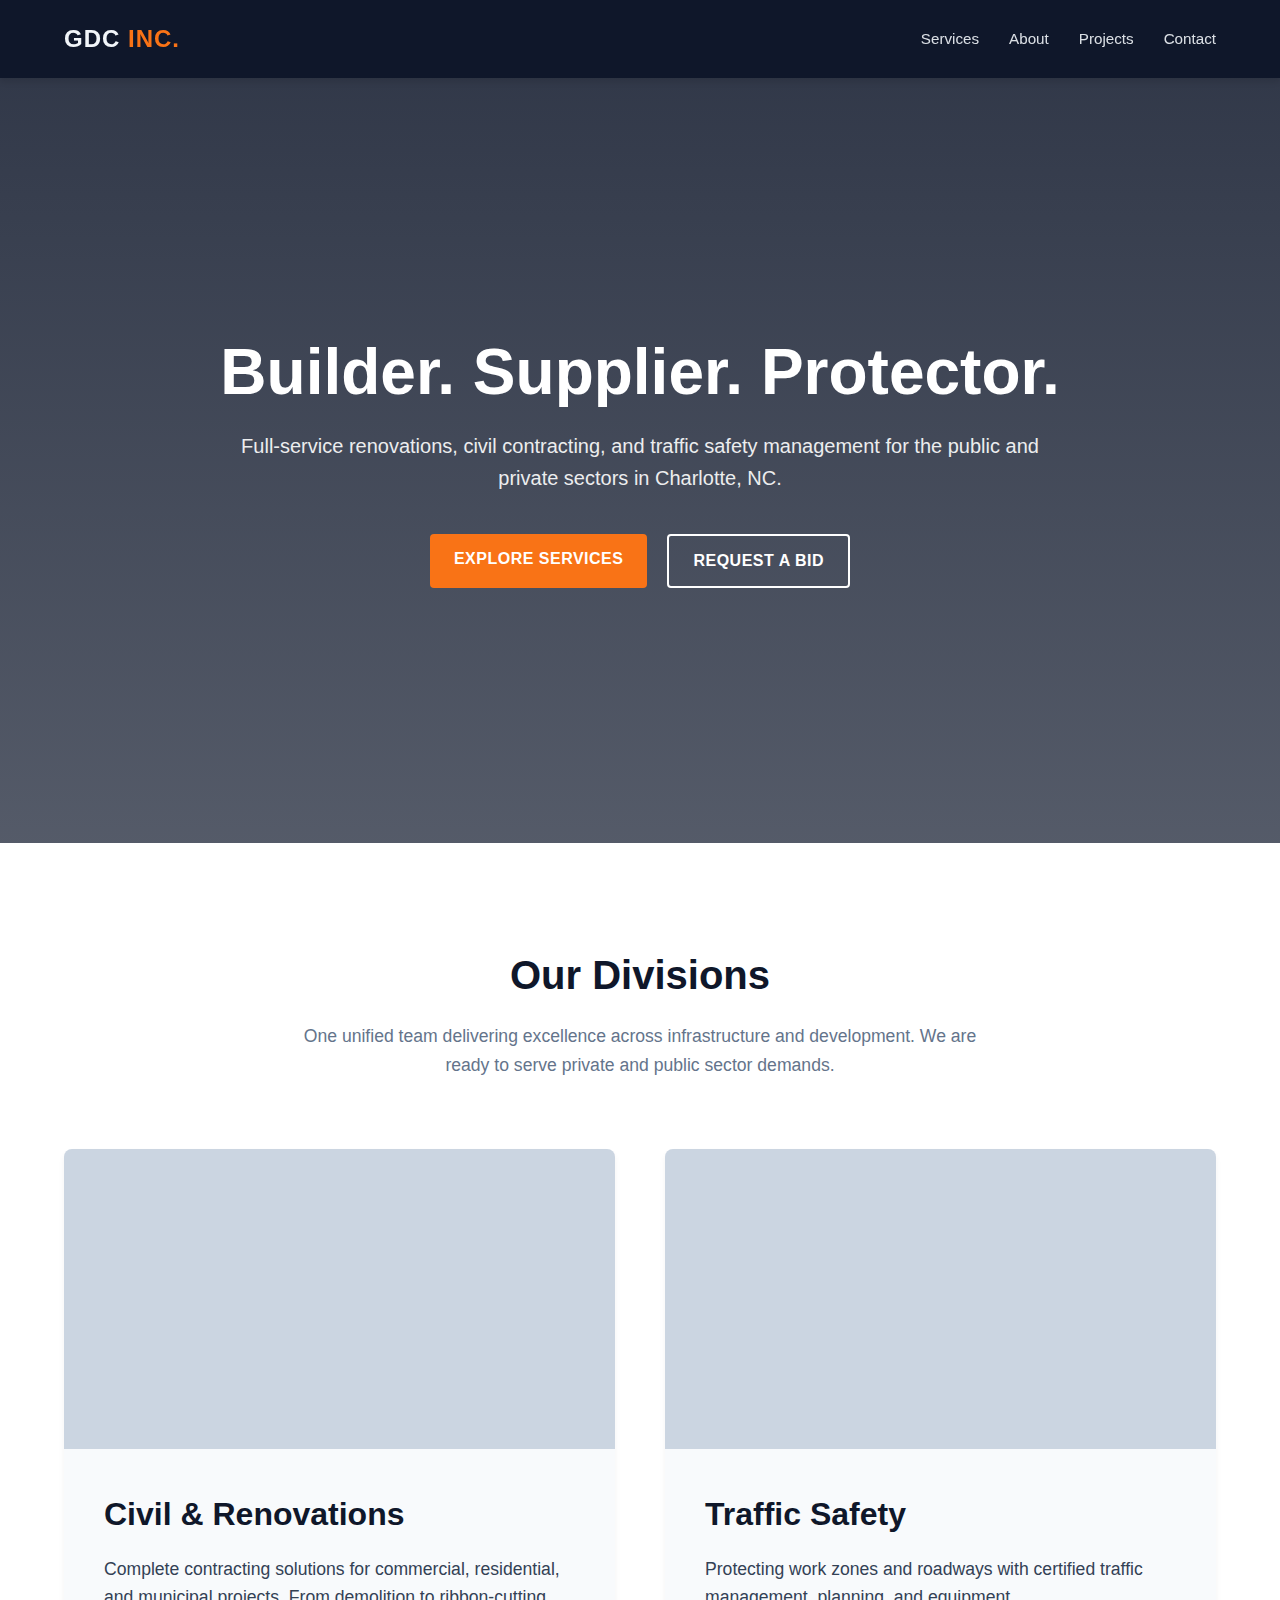
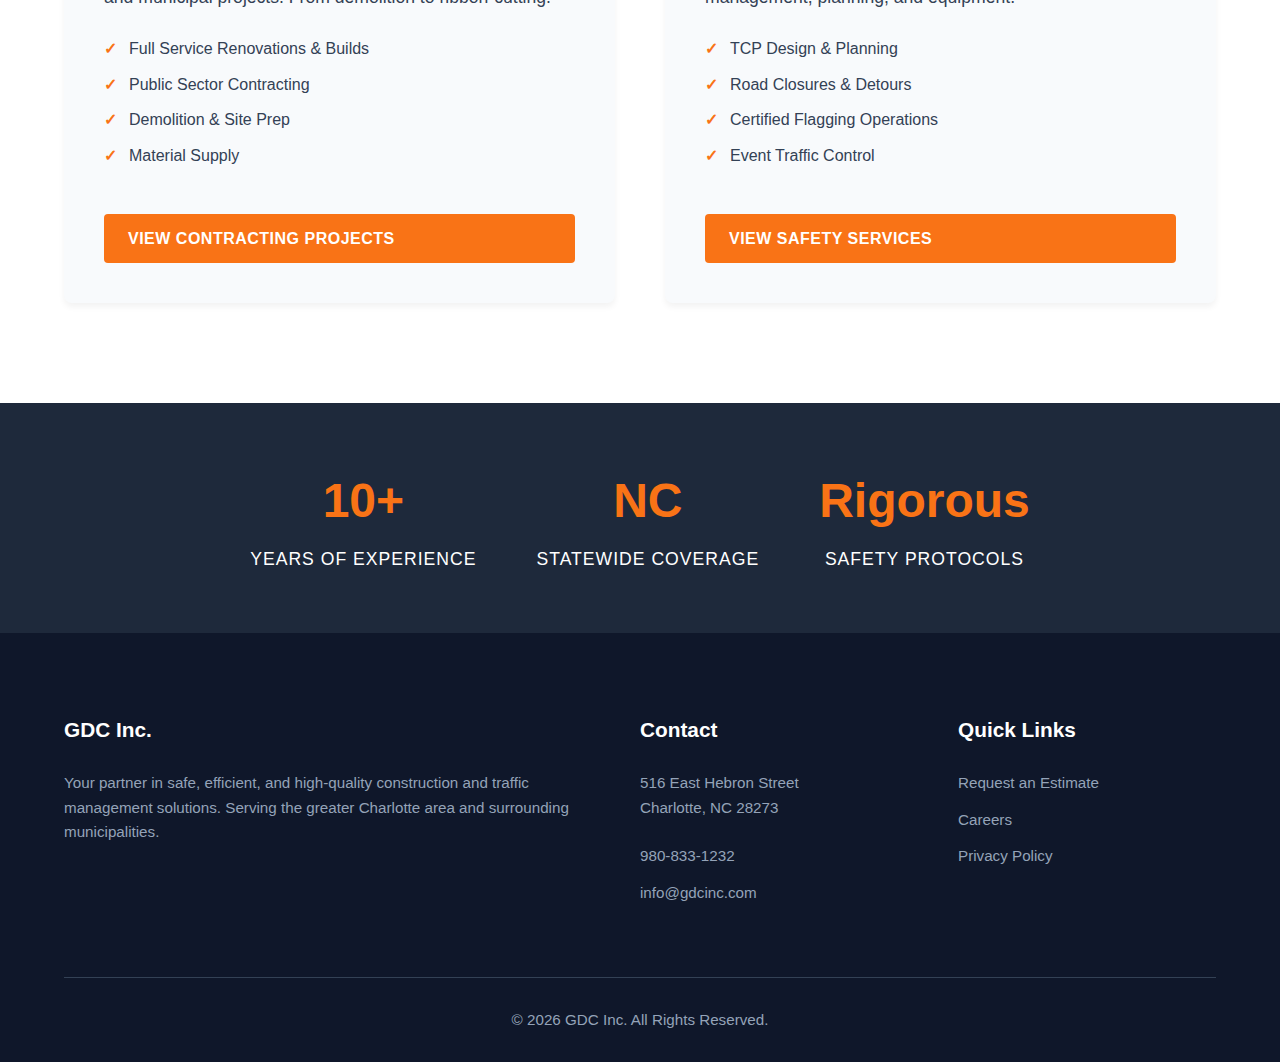
<file: Index.html>
﻿<!DOCTYPE html>
<html lang="en">
<head>
    <meta charset="UTF-8">
    <meta name="viewport" content="width=device-width, initial-scale=1.0">
    <link rel="stylesheet" href="/assets/css/main.css" />
    <link rel="stylesheet" href="assets/css/Mobile-Menu.css" />
    <title>GDC Inc. | Premier Contracting & Traffic Safety</title>
</head>
<body>

    <header>
        <div class="container">
            <nav>
                <div href="Index.html" class="logo">GDC <span>INC.</span></div>
                
                <div class="hamburger">
                    <div class="line1"></div>
                    <div class="line2"></div>
                    <div class="line3"></div>
                </div>

                <div class="nav-links">
                    <a href="#divisions">Services</a>
                    <a href="#about">About</a>
                    <a href="#projects">Projects</a>
                    <a href="#contact">Contact</a>
            </nav>
        </div>
    </header>

    <section class="hero">
        <div class="container hero-content">
            <h1>Builder. Supplier. Protector.</h1>
            <p>Full-service renovations, civil contracting, and traffic safety management for the public and private sectors in Charlotte, NC.</p>
            <div class="cta-group">
                <a href="#divisions" class="btn">Explore Services</a>
                <a href="#contact" class="btn btn-outline">Request a Bid</a>
            </div>
        </div>
    </section>

    <section id="divisions" class="divisions">
        <div class="container">
            <div class="section-header">
                <h2>Our Divisions</h2>
                <p>One unified team delivering excellence across infrastructure and development. We are ready to serve private and public sector demands.</p>
            </div>
            
            <div class="grid-2">
                <div class="card">
                    <div class="card-img img-contracting"></div>
                    <div class="card-content">
                        <h3>Civil & Renovations</h3>
                        <p>Complete contracting solutions for commercial, residential, and municipal projects. From demolition to ribbon-cutting.</p>
                        <ul>
                            <li>Full Service Renovations & Builds</li>
                            <li>Public Sector Contracting</li>
                            <li>Demolition & Site Prep</li>
                            <li>Material Supply</li>
                        </ul>
                        <a href="/Contracting.html" class="btn">View Contracting Projects</a>
                    </div>
                </div>

                <div class="card">
                    <div class="card-img img-traffic"></div>
                    <div class="card-content">
                        <h3>Traffic Safety</h3>
                        <p>Protecting work zones and roadways with certified traffic management, planning, and equipment.</p>
                        <ul>
                            <li>TCP Design & Planning</li>
                            <li>Road Closures & Detours</li>
                            <li>Certified Flagging Operations</li>
                            <li>Event Traffic Control</li>
                        </ul>
                        <a href="/Traffic-safety.html" class="btn">View Safety Services</a>
                    </div>
                </div>
            </div>
        </div>
    </section>

    <section class="trust-bar">
        <div class="container">
            <div class="trust-grid">
                <div class="trust-item">
                    <h4>10+</h4>
                    <p>Years of Experience</p>
                </div>
                <div class="trust-item">
                    <h4>NC</h4>
                    <p>Statewide Coverage</p>
                </div>
                <div class="trust-item">
                    <h4>Rigorous</h4>
                    <p>Safety Protocols</p>
                </div>
            </div>
        </div>
    </section>

    <footer id="contact">
        <div class="container">
            <div class="footer-grid">
                <div class="footer-col">
                    <h5>GDC Inc.</h5>
                    <p>Your partner in safe, efficient, and high-quality construction and traffic management solutions. Serving the greater Charlotte area and surrounding municipalities.</p>
                </div>
                <div class="footer-col">
                    <h5>Contact</h5>
                    <p>516 East Hebron Street<br>Charlotte, NC 28273</p>
                    <br>
                    <p><a href="tel:9808331232">980-833-1232</a></p>
                    <p><a href="mailto:info@gdcinc.com">info@gdcinc.com</a></p>
                </div>
                <div class="footer-col">
                    <h5>Quick Links</h5>
                    <a href="#">Request an Estimate</a>
                    <a href="#">Careers</a>
                    <a href="#">Privacy Policy</a>
                </div>
            </div>
            <div class="copyright">
                <p>&copy; <span id="year"></span> GDC Inc. All Rights Reserved. </p>
            </div>
        </div>
    </footer>

    <script>
        // Simple script to ensure the copyright year is never outdated again
        document.getElementById('year').textContent = new Date().getFullYear();
    </script>
</body>
<script src="assets/js/main.js"></script>
</html>
</file>
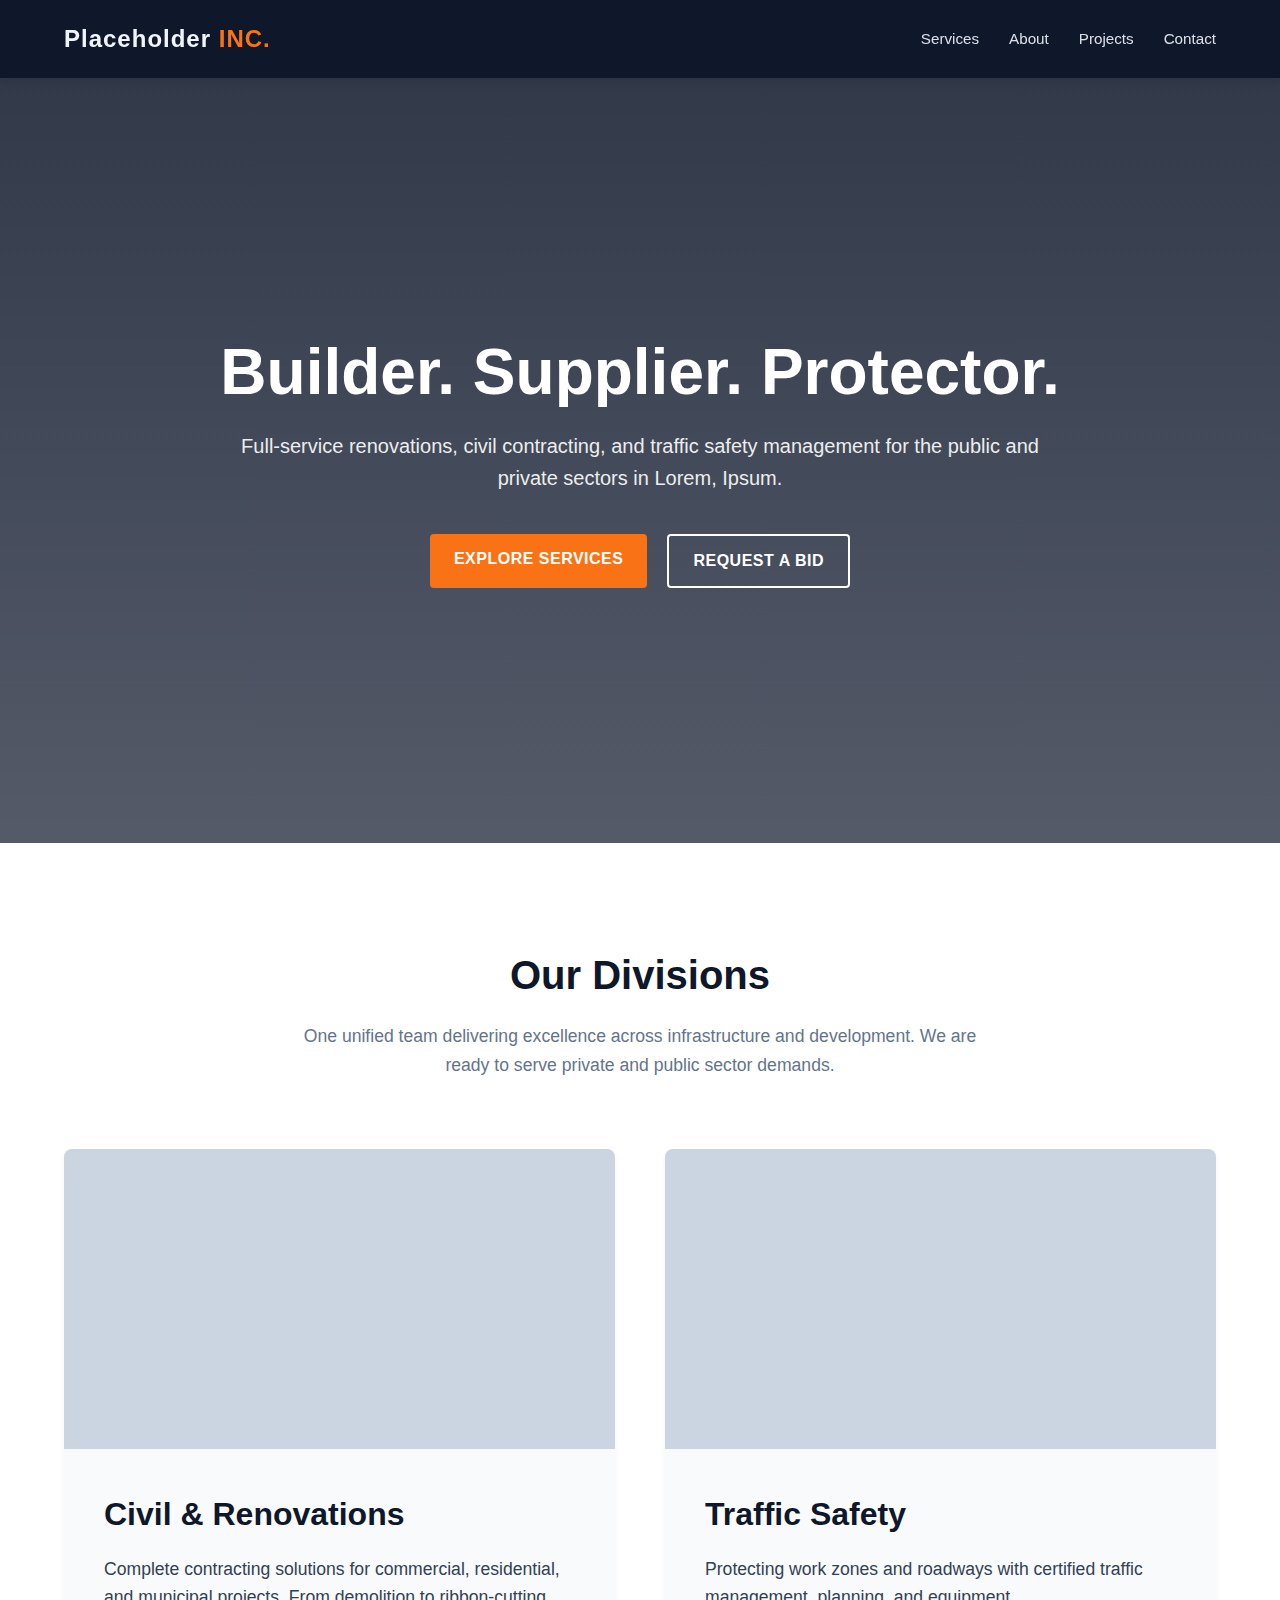
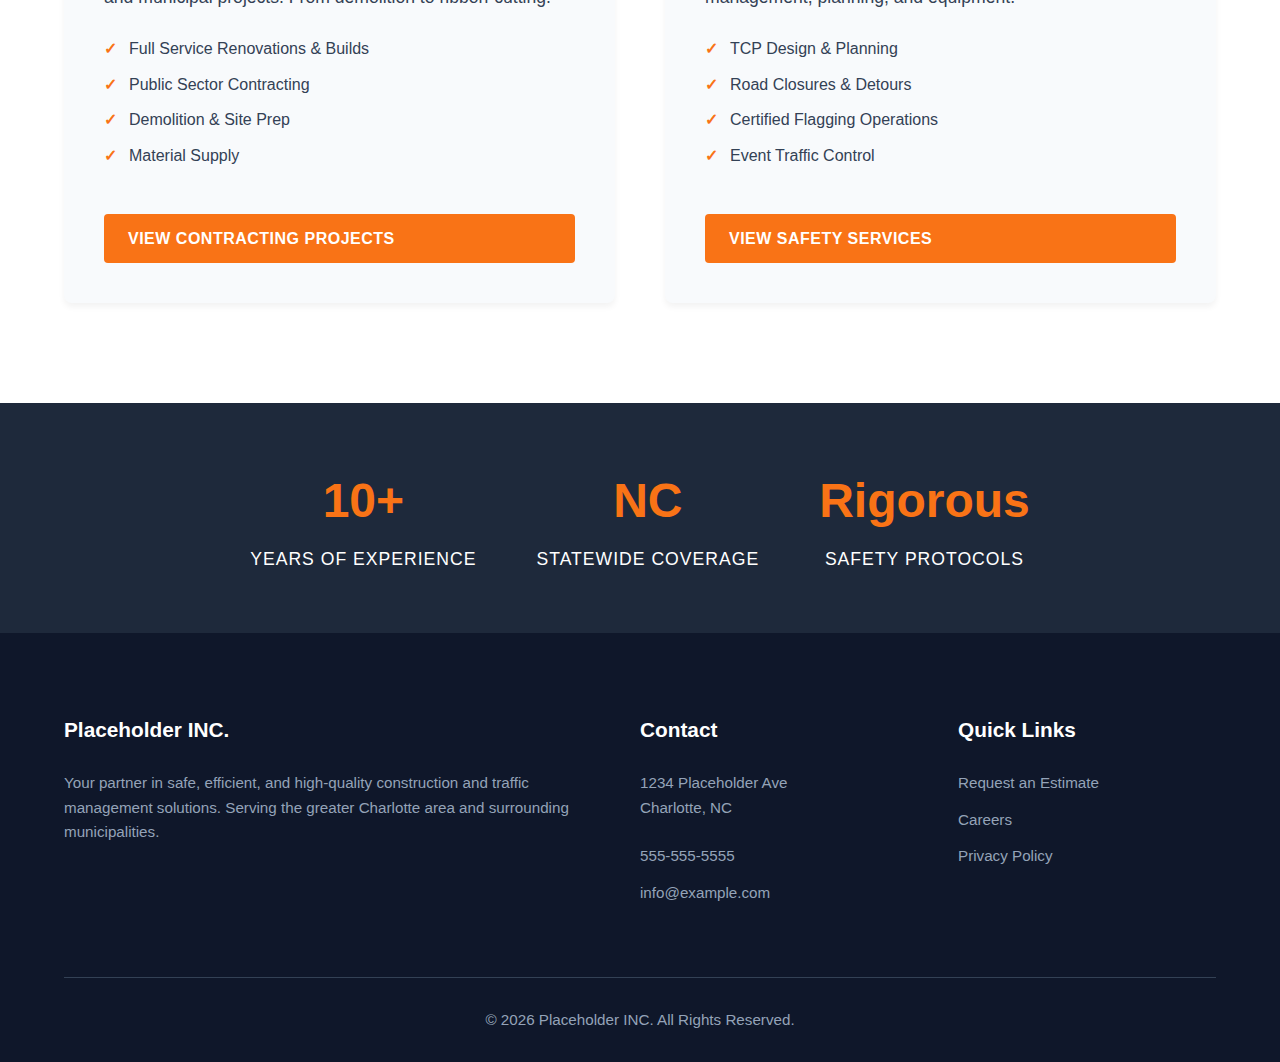
<file: index.html>
﻿<!DOCTYPE html>
<html lang="en">
<head>
    <meta charset="UTF-8">
    <meta name="viewport" content="width=device-width, initial-scale=1.0">
    <link rel="stylesheet" href="assets/css/main.css" />
    <link rel="stylesheet" href="assets/css/Mobile-Menu.css" />
    <title>Placeholder INC. | Premier Contracting & Traffic Safety</title>
</head>
<body>

    <header>
        <div class="container">
            <nav>
                <div href="index.html" class="logo">Placeholder <span>INC.</span></div>
                
                <div class="hamburger">
                    <div class="line1"></div>
                    <div class="line2"></div>
                    <div class="line3"></div>
                </div>

                <div class="nav-links">
                    <a href="#divisions">Services</a>
                    <a href="#about">About</a>
                    <a href="#projects">Projects</a>
                    <a href="#contact">Contact</a>
            </nav>
        </div>
    </header>

    <section class="hero">
        <div class="container hero-content">
            <h1>Builder. Supplier. Protector.</h1>
            <p>Full-service renovations, civil contracting, and traffic safety management for the public and private sectors in Lorem, Ipsum.</p>
            <div class="cta-group">
                <a href="#divisions" class="btn">Explore Services</a>
                <a href="#contact" class="btn btn-outline">Request a Bid</a>
            </div>
        </div>
    </section>

    <section id="divisions" class="divisions">
        <div class="container">
            <div class="section-header">
                <h2>Our Divisions</h2>
                <p>One unified team delivering excellence across infrastructure and development. We are ready to serve private and public sector demands.</p>
            </div>
            
            <div class="grid-2">
                <div class="card">
                    <div class="card-img img-contracting"></div>
                    <div class="card-content">
                        <h3>Civil & Renovations</h3>
                        <p>Complete contracting solutions for commercial, residential, and municipal projects. From demolition to ribbon-cutting.</p>
                        <ul>
                            <li>Full Service Renovations & Builds</li>
                            <li>Public Sector Contracting</li>
                            <li>Demolition & Site Prep</li>
                            <li>Material Supply</li>
                        </ul>
                        <a href="/contracting.html" class="btn">View Contracting Projects</a>
                    </div>
                </div>

                <div class="card">
                    <div class="card-img img-traffic"></div>
                    <div class="card-content">
                        <h3>Traffic Safety</h3>
                        <p>Protecting work zones and roadways with certified traffic management, planning, and equipment.</p>
                        <ul>
                            <li>TCP Design & Planning</li>
                            <li>Road Closures & Detours</li>
                            <li>Certified Flagging Operations</li>
                            <li>Event Traffic Control</li>
                        </ul>
                        <a href="/traffic-safety.html" class="btn">View Safety Services</a>
                    </div>
                </div>
            </div>
        </div>
    </section>

    <section class="trust-bar">
        <div class="container">
            <div class="trust-grid">
                <div class="trust-item">
                    <h4>10+</h4>
                    <p>Years of Experience</p>
                </div>
                <div class="trust-item">
                    <h4>NC</h4>
                    <p>Statewide Coverage</p>
                </div>
                <div class="trust-item">
                    <h4>Rigorous</h4>
                    <p>Safety Protocols</p>
                </div>
            </div>
        </div>
    </section>

    <footer id="contact">
        <div class="container">
            <div class="footer-grid">
                <div class="footer-col">
                    <h5>Placeholder INC.</h5>
                    <p>Your partner in safe, efficient, and high-quality construction and traffic management solutions. Serving the greater Charlotte area and surrounding municipalities.</p>
                </div>
                <div class="footer-col">
                    <h5>Contact</h5>
                    <p>1234 Placeholder Ave<br>Charlotte, NC</p>
                    <br>
                    <p><a href="tel:5555555555">555-555-5555</a></p>
                    <p><a href="mailto:info@example.com">info@example.com</a></p>
                </div>
                <div class="footer-col">
                    <h5>Quick Links</h5>
                    <a href="#">Request an Estimate</a>
                    <a href="#">Careers</a>
                    <a href="#">Privacy Policy</a>
                </div>
            </div>
            <div class="copyright">
                <p>&copy; <span id="year"></span> Placeholder INC. All Rights Reserved. </p>
            </div>
        </div>
    </footer>

    <script>
        // Simple script to ensure the copyright year is never outdated again
        document.getElementById('year').textContent = new Date().getFullYear();
    </script>
</body>
<script src="assets/js/main.js"></script>
</html>
</file>
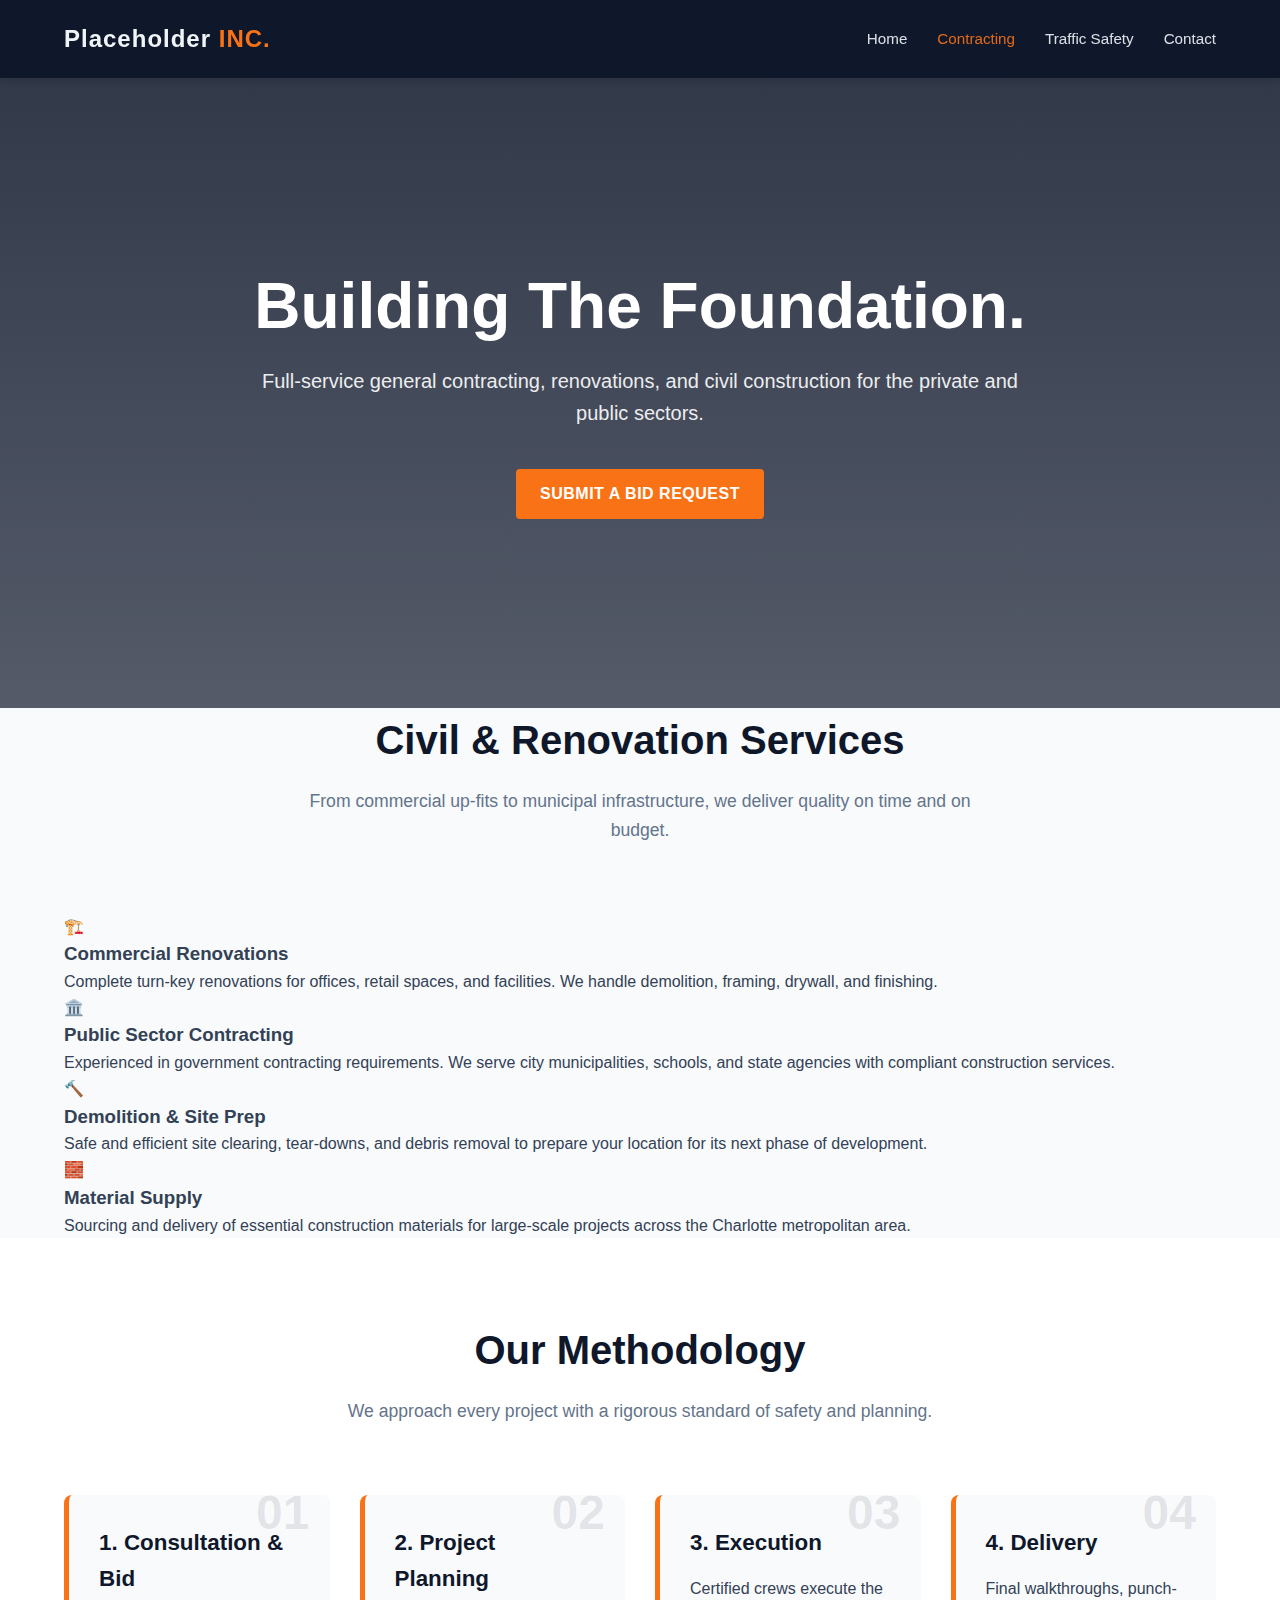
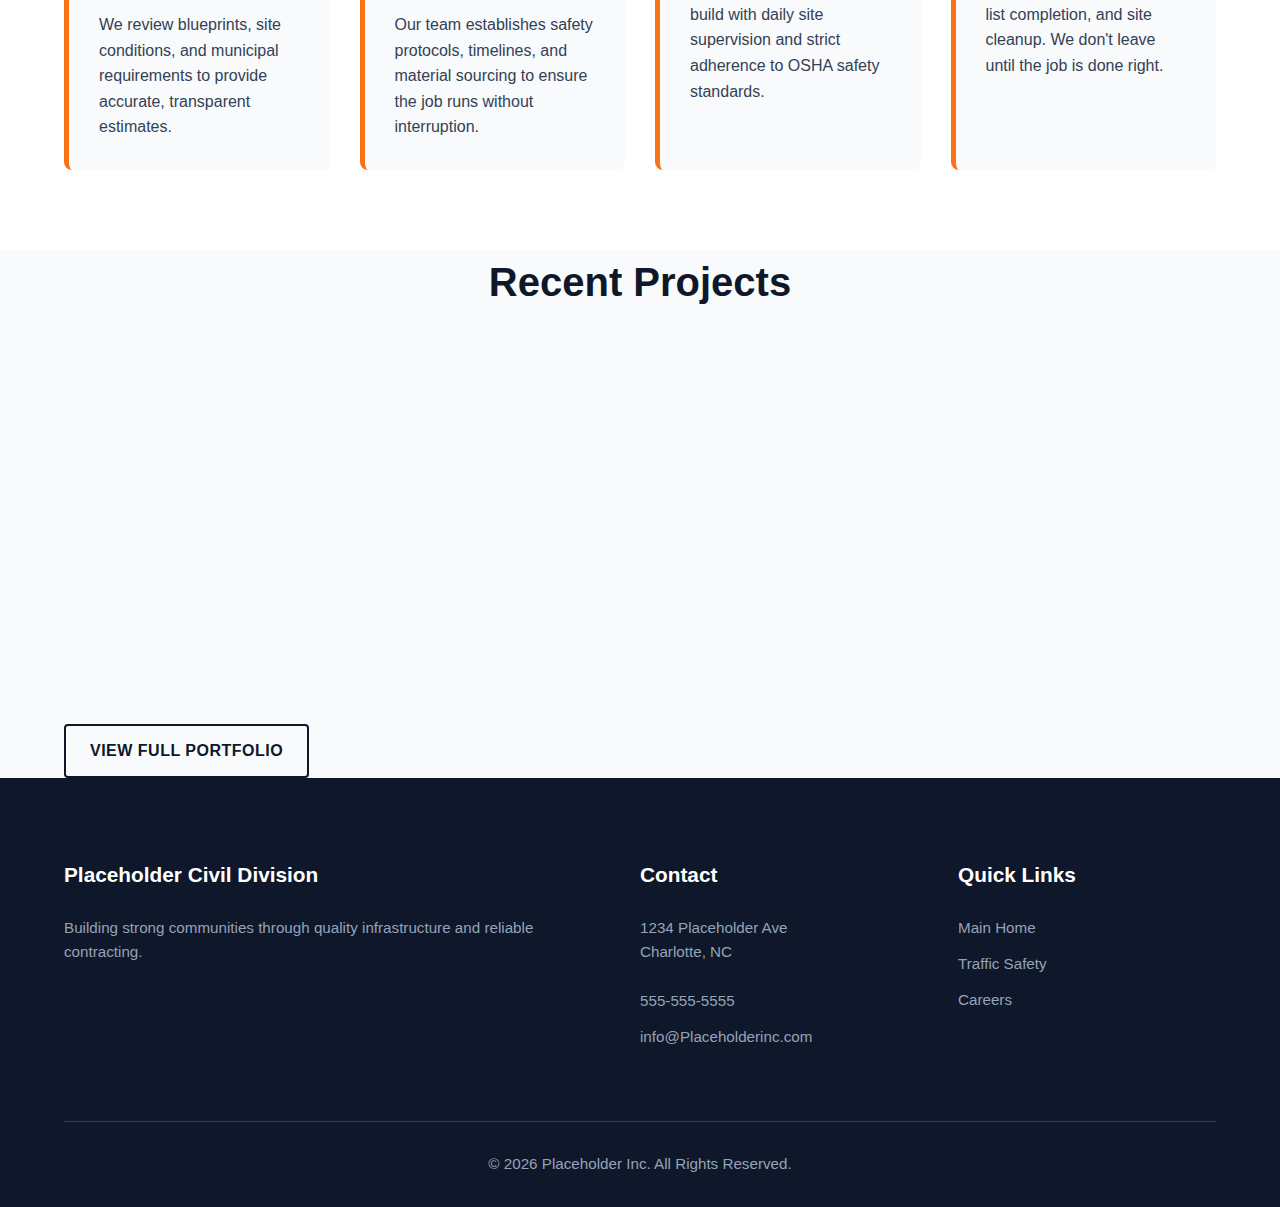
<file: Contracting.html>
<!DOCTYPE html>
<html lang="en">
<head>
    <meta charset="UTF-8">
    <meta name="viewport" content="width=device-width, initial-scale=1.0">
    <title>Placeholder Civil & Renovations | Full Service Contracting</title>
    <link rel="stylesheet" href="assets/css/Contracting.css">
    <link rel="stylesheet" href="/assets/css/main.css" />
</head>
<body>

    <header>
        <div class="container">
            <nav>
                <div class="logo">Placeholder <span>INC.</span></div>
                <div class="nav-links">
                    <a href="Index.html">Home</a>
                    <a href="Contracting.html" style="color:var(--safety-orange);">Contracting</a>
                    <a href="Traffic-safety.html">Traffic Safety</a>
                    <a href="#contact">Contact</a>
                </div>
            </nav>
        </div>
    </header>

    <section class="hero-contracting">
        <div class="container hero-content">
            <h1>Building The Foundation.</h1>
            <p>Full-service general contracting, renovations, and civil construction for the private and public sectors.</p>
            <div class="cta-group">
                <a href="#contact" class="btn">Submit a Bid Request</a>
            </div>
        </div>
    </section>

    <section class="section-padding">
        <div class="container">
            <div class="section-header">
                <h2>Civil & Renovation Services</h2>
                <p>From commercial up-fits to municipal infrastructure, we deliver quality on time and on budget.</p>
            </div>

            <div class="services-grid">
                <div class="service-card">
                    <div class="service-icon">🏗️</div>
                    <h3>Commercial Renovations</h3>
                    <p>Complete turn-key renovations for offices, retail spaces, and facilities. We handle demolition, framing, drywall, and finishing.</p>
                </div>

                <div class="service-card">
                    <div class="service-icon">🏛️</div>
                    <h3>Public Sector Contracting</h3>
                    <p>Experienced in government contracting requirements. We serve city municipalities, schools, and state agencies with compliant construction services.</p>
                </div>

                <div class="service-card">
                    <div class="service-icon">🔨</div>
                    <h3>Demolition & Site Prep</h3>
                    <p>Safe and efficient site clearing, tear-downs, and debris removal to prepare your location for its next phase of development.</p>
                </div>

                <div class="service-card">
                    <div class="service-icon">🧱</div>
                    <h3>Material Supply</h3>
                    <p>Sourcing and delivery of essential construction materials for large-scale projects across the Charlotte metropolitan area.</p>
                </div>
            </div>
        </div>
    </section>

    <section class="process-section">
        <div class="container">
            <div class="section-header">
                <h2>Our Methodology</h2>
                <p>We approach every project with a rigorous standard of safety and planning.</p>
            </div>
            
            <div class="process-grid">
                <div class="process-step">
                    <h3>1. Consultation & Bid</h3>
                    <p>We review blueprints, site conditions, and municipal requirements to provide accurate, transparent estimates.</p>
                </div>
                <div class="process-step">
                    <h3>2. Project Planning</h3>
                    <p>Our team establishes safety protocols, timelines, and material sourcing to ensure the job runs without interruption.</p>
                </div>
                <div class="process-step">
                    <h3>3. Execution</h3>
                    <p>Certified crews execute the build with daily site supervision and strict adherence to OSHA safety standards.</p>
                </div>
                <div class="process-step">
                    <h3>4. Delivery</h3>
                    <p>Final walkthroughs, punch-list completion, and site cleanup. We don't leave until the job is done right.</p>
                </div>
            </div>
        </div>
    </section>

    <section class="section-padding" id="projects">
        <div class="container">
            <div class="section-header">
                <h2>Recent Projects</h2>
            </div>
            <div class="portfolio-grid">
                <div class="project-item proj-1">
                    <div class="project-overlay">
                        <h4>Municipal Renovation</h4>
                        <p>Charlotte, NC</p>
                    </div>
                </div>
                <div class="project-item proj-2">
                    <div class="project-overlay">
                        <h4>Commercial Site Prep</h4>
                        <p>Gastonia, NC</p>
                    </div>
                </div>
                <div class="project-item proj-3">
                    <div class="project-overlay">
                        <h4>Public Utility Support</h4>
                        <p>Mecklenburg County</p>
                    </div>
                </div>
            </div>
            <div class="text-center" style="margin-top: 40px;">
                <a href="#contact" class="btn btn-outline" style="border-color:var(--primary-navy); color:var(--primary-navy);">View Full Portfolio</a>
            </div>
        </div>
    </section>

    <footer id="contact">
        <div class="container">
            <div class="footer-grid">
                <div class="footer-col">
                    <h5>Placeholder Civil Division</h5>
                    <p>Building strong communities through quality infrastructure and reliable contracting.</p>
                </div>
                <div class="footer-col">
                    <h5>Contact</h5>
                    <p>1234 Placeholder Ave<br>Charlotte, NC</p>
                    <br>
                    <p><a href="tel:5555555555">555-555-5555</a></p>
                    <p><a href="mailto:info@Placeholderinc.com">info@Placeholderinc.com</a></p>
                </div>
                <div class="footer-col">
                    <h5>Quick Links</h5>
                    <a href="index.html">Main Home</a>
                    <a href="traffic-safety.html">Traffic Safety</a>
                    <a href="#">Careers</a>
                </div>
            </div>
            <div class="copyright">
                <p>&copy; <span id="year"></span> Placeholder Inc. All Rights Reserved. </p>
            </div>
        </div>
    </footer>

    <script>
        document.getElementById('year').textContent = new Date().getFullYear();
    </script>
</body>
</html>
</file>
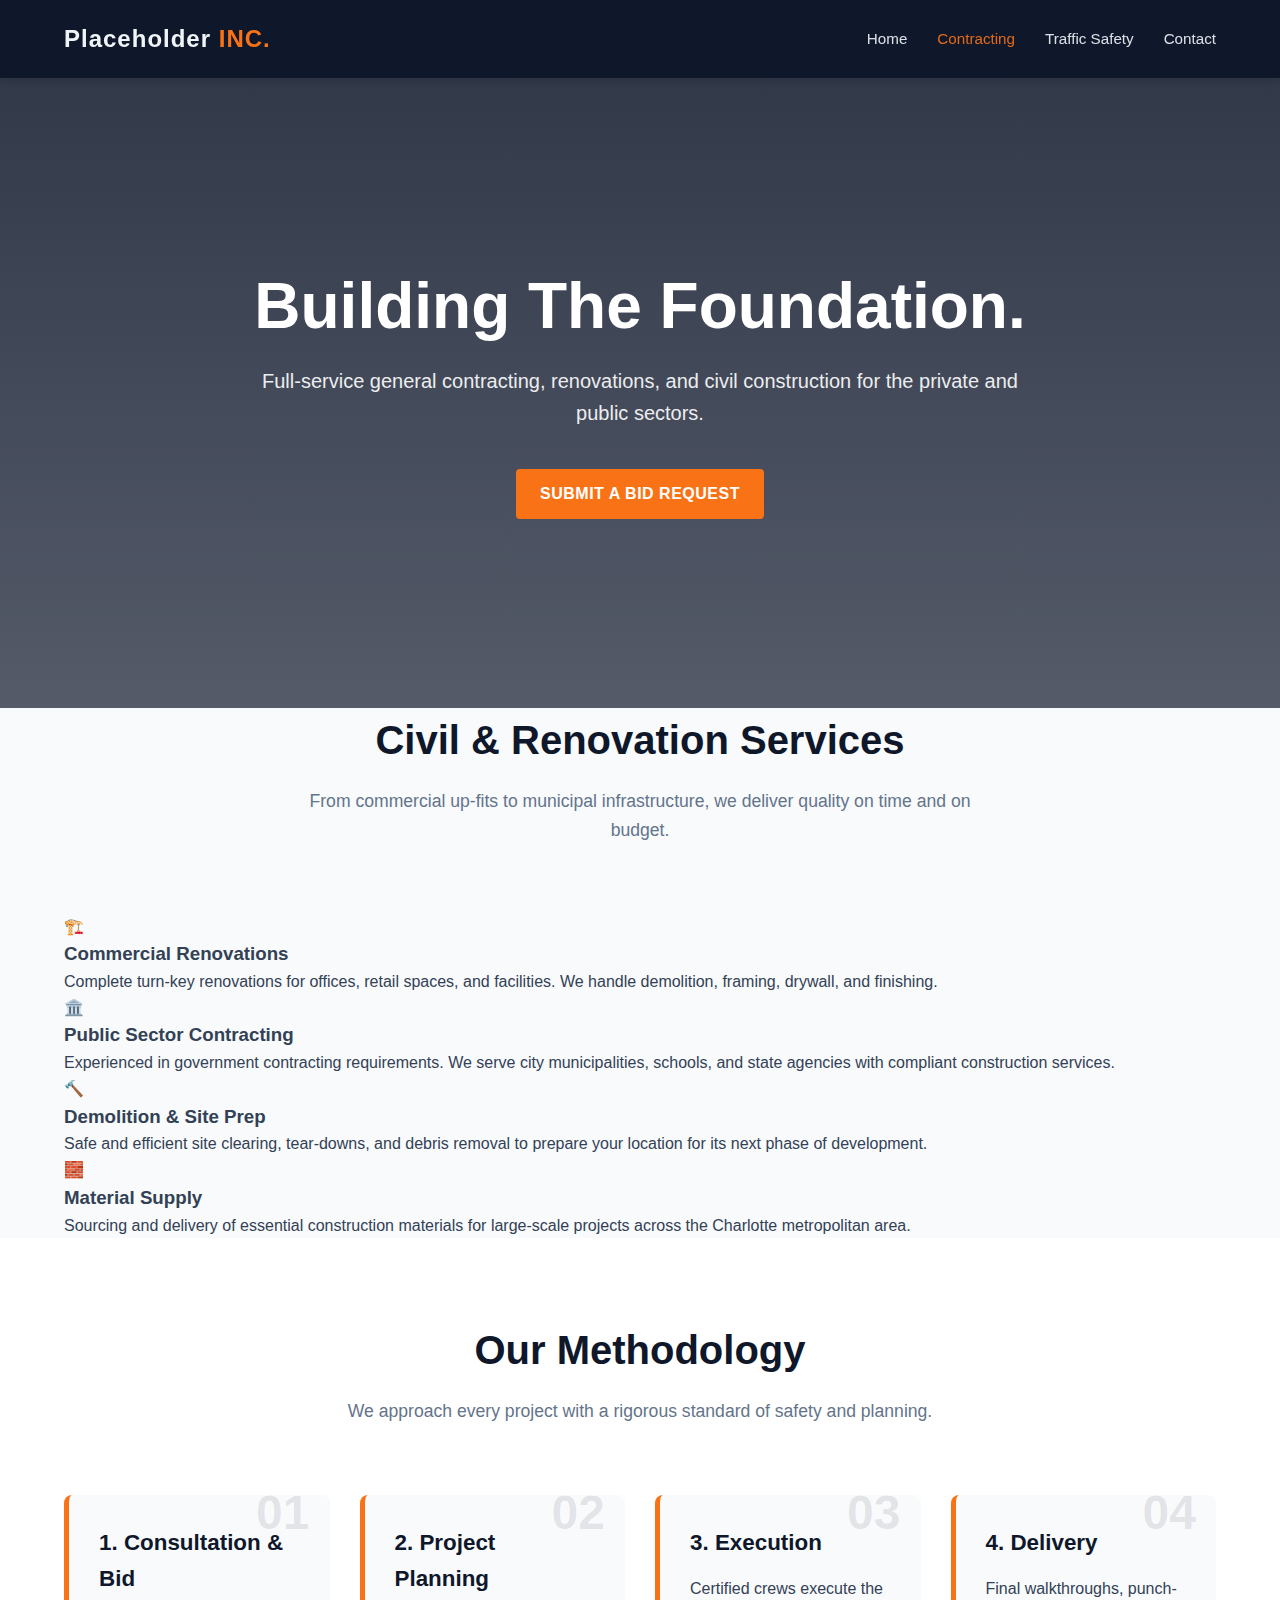
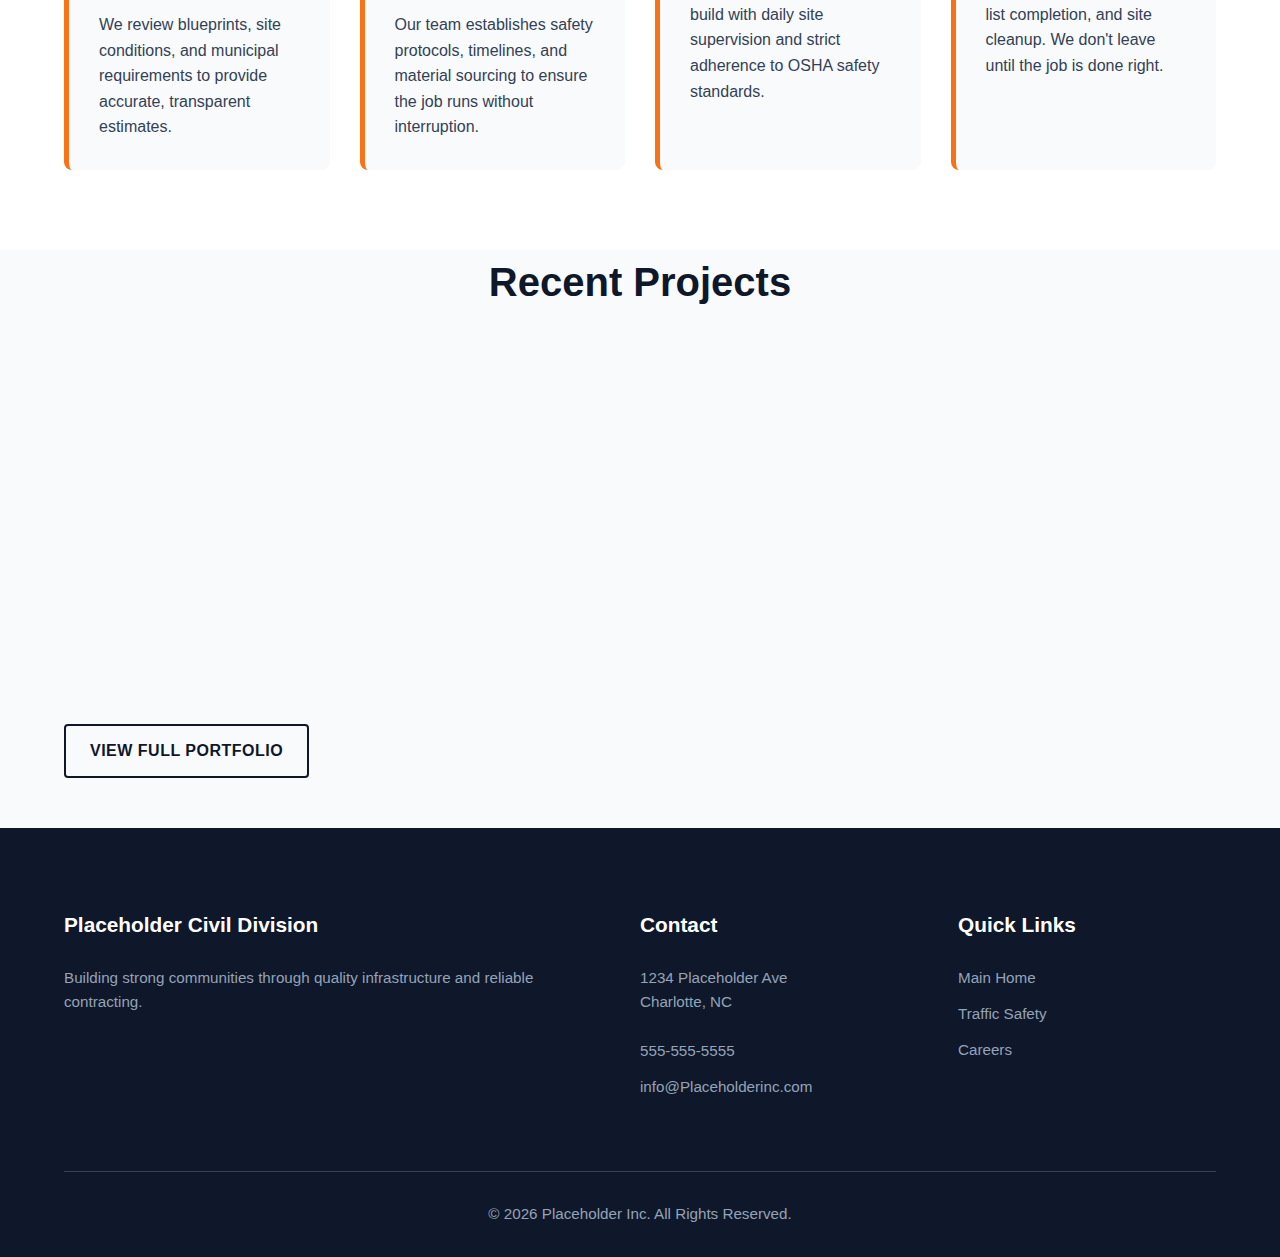
<file: contracting.html>
<!DOCTYPE html>
<html lang="en">
<head>
    <meta charset="UTF-8">
    <meta name="viewport" content="width=device-width, initial-scale=1.0">
    <title>Placeholder Civil & Renovations | Full Service Contracting</title>
    <link rel="stylesheet" href="assets/css/Contracting.css">
    <link rel="stylesheet" href="assets/css/main.css" />
</head>
<body>

    <header>
        <div class="container">
            <nav>
                <div class="logo">Placeholder <span>INC.</span></div>
                <div class="nav-links">
                    <a href="index.html">Home</a>
                    <a href="contracting.html" style="color:var(--safety-orange);">Contracting</a>
                    <a href="traffic-safety.html">Traffic Safety</a>
                    <a href="#contact">Contact</a>
                </div>
            </nav>
        </div>
    </header>

    <section class="hero-contracting">
        <div class="container hero-content">
            <h1>Building The Foundation.</h1>
            <p>Full-service general contracting, renovations, and civil construction for the private and public sectors.</p>
            <div class="cta-group">
                <a href="#contact" class="btn">Submit a Bid Request</a>
            </div>
        </div>
    </section>

    <section class="section-padding">
        <div class="container">
            <div class="section-header">
                <h2>Civil & Renovation Services</h2>
                <p>From commercial up-fits to municipal infrastructure, we deliver quality on time and on budget.</p>
            </div>

            <div class="services-grid">
                <div class="service-card">
                    <div class="service-icon">🏗️</div>
                    <h3>Commercial Renovations</h3>
                    <p>Complete turn-key renovations for offices, retail spaces, and facilities. We handle demolition, framing, drywall, and finishing.</p>
                </div>

                <div class="service-card">
                    <div class="service-icon">🏛️</div>
                    <h3>Public Sector Contracting</h3>
                    <p>Experienced in government contracting requirements. We serve city municipalities, schools, and state agencies with compliant construction services.</p>
                </div>

                <div class="service-card">
                    <div class="service-icon">🔨</div>
                    <h3>Demolition & Site Prep</h3>
                    <p>Safe and efficient site clearing, tear-downs, and debris removal to prepare your location for its next phase of development.</p>
                </div>

                <div class="service-card">
                    <div class="service-icon">🧱</div>
                    <h3>Material Supply</h3>
                    <p>Sourcing and delivery of essential construction materials for large-scale projects across the Charlotte metropolitan area.</p>
                </div>
            </div>
        </div>
    </section>

    <section class="process-section">
        <div class="container">
            <div class="section-header">
                <h2>Our Methodology</h2>
                <p>We approach every project with a rigorous standard of safety and planning.</p>
            </div>
            
            <div class="process-grid">
                <div class="process-step">
                    <h3>1. Consultation & Bid</h3>
                    <p>We review blueprints, site conditions, and municipal requirements to provide accurate, transparent estimates.</p>
                </div>
                <div class="process-step">
                    <h3>2. Project Planning</h3>
                    <p>Our team establishes safety protocols, timelines, and material sourcing to ensure the job runs without interruption.</p>
                </div>
                <div class="process-step">
                    <h3>3. Execution</h3>
                    <p>Certified crews execute the build with daily site supervision and strict adherence to OSHA safety standards.</p>
                </div>
                <div class="process-step">
                    <h3>4. Delivery</h3>
                    <p>Final walkthroughs, punch-list completion, and site cleanup. We don't leave until the job is done right.</p>
                </div>
            </div>
        </div>
    </section>

    <section class="section-padding" id="projects">
        <div class="container">
            <div class="section-header">
                <h2>Recent Projects</h2>
            </div>
            <div class="portfolio-grid">
                <div class="project-item proj-1">
                    <div class="project-overlay">
                        <h4>Municipal Renovation</h4>
                        <p>Charlotte, NC</p>
                    </div>
                </div>
                <div class="project-item proj-2">
                    <div class="project-overlay">
                        <h4>Commercial Site Prep</h4>
                        <p>Gastonia, NC</p>
                    </div>
                </div>
                <div class="project-item proj-3">
                    <div class="project-overlay">
                        <h4>Public Utility Support</h4>
                        <p>Mecklenburg County</p>
                    </div>
                </div>
            </div>
            <div class="text-center" style="margin-top: 40px; margin-bottom: 50px;">
                <a href="#contact" class="btn btn-outline" style="border-color:var(--primary-navy); color:var(--primary-navy);">View Full Portfolio</a>
            </div>
        </div>
    </section>

    <footer id="contact">
        <div class="container">
            <div class="footer-grid">
                <div class="footer-col">
                    <h5>Placeholder Civil Division</h5>
                    <p>Building strong communities through quality infrastructure and reliable contracting.</p>
                </div>
                <div class="footer-col">
                    <h5>Contact</h5>
                    <p>1234 Placeholder Ave<br>Charlotte, NC</p>
                    <br>
                    <p><a href="tel:5555555555">555-555-5555</a></p>
                    <p><a href="mailto:info@Placeholderinc.com">info@Placeholderinc.com</a></p>
                </div>
                <div class="footer-col">
                    <h5>Quick Links</h5>
                    <a href="index.html">Main Home</a>
                    <a href="traffic-safety.html">Traffic Safety</a>
                    <a href="#">Careers</a>
                </div>
            </div>
            <div class="copyright">
                <p>&copy; <span id="year"></span> Placeholder Inc. All Rights Reserved. </p>
            </div>
        </div>
    </footer>

    <script>
        document.getElementById('year').textContent = new Date().getFullYear();
    </script>
</body>
</html>
</file>
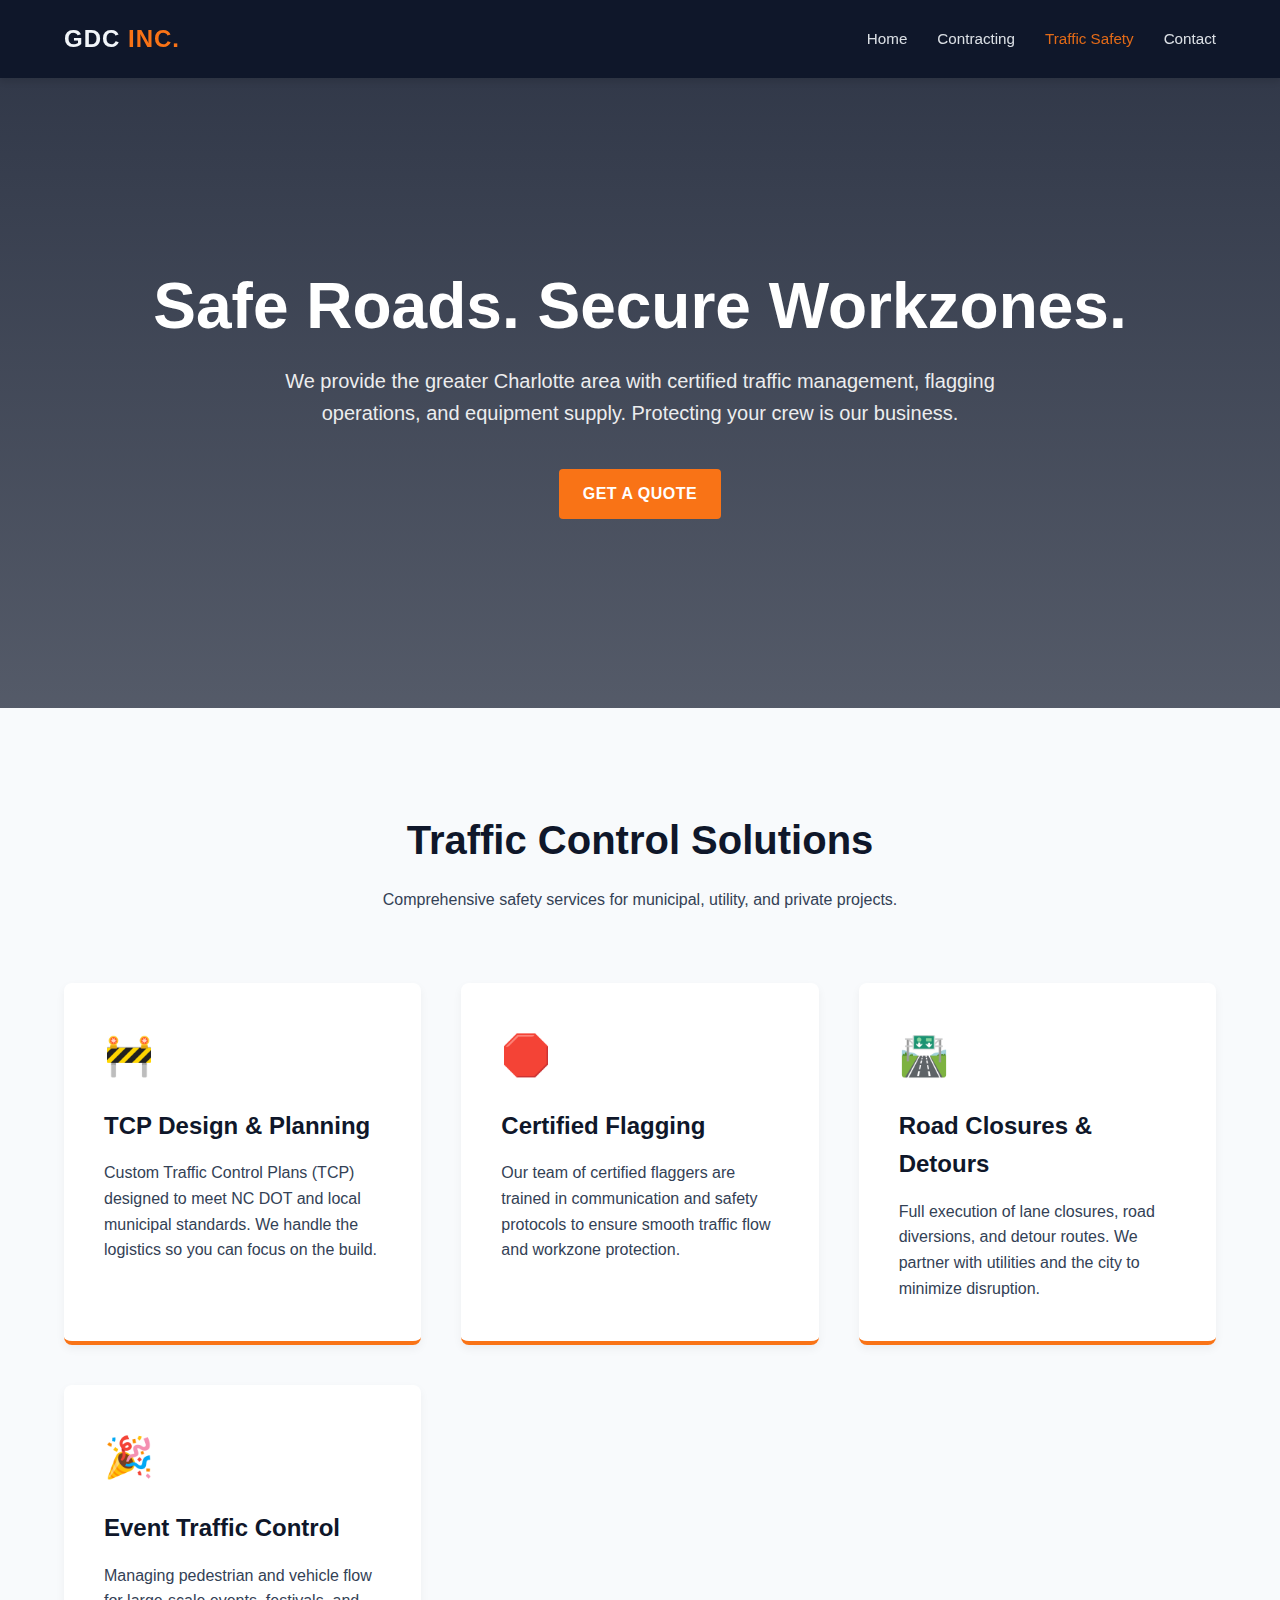
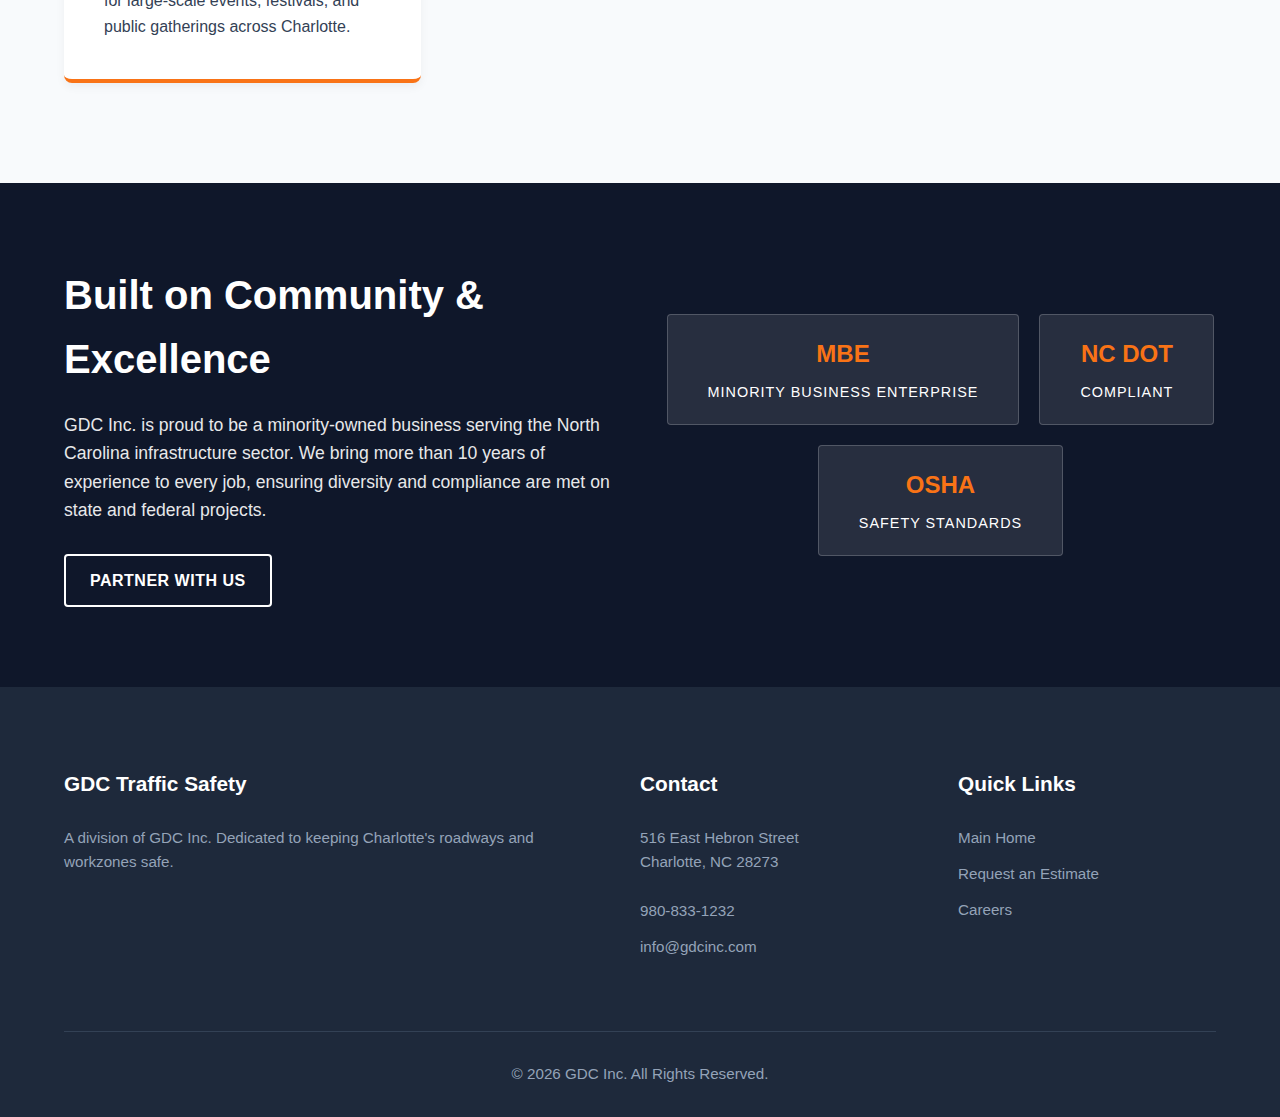
<file: Traffic-safety.html>
﻿<!DOCTYPE html>
<html lang="en">
<head>
    <meta charset="UTF-8">
    <meta name="viewport" content="width=device-width, initial-scale=1.0">
    <title>GDC Traffic Safety | Certified Traffic Control</title>
    <link rel="stylesheet" href="/assets/css/Traffic-safety.css" />
</head>
<body>

    <header>
        <div class="container">
            <nav>
                <div class="logo">GDC <span>INC.</span></div>
                <div class="nav-links">
                    <a href="index.html">Home</a>
                    <a href="contracting.html">Contracting</a>
                    <a href="traffic-safety.html" style="color:var(--safety-orange);">Traffic Safety</a>
                    <a href="#contact">Contact</a>
                </div>
            </nav>
        </div>
    </header>

    <section class="hero-traffic">
        <div class="container hero-content">
            <h1>Safe Roads. Secure Workzones.</h1>
            <p>We provide the greater Charlotte area with certified traffic management, flagging operations, and equipment supply. Protecting your crew is our business.</p>
            <div class="cta-group">
                <a href="#contact" class="btn">Get a Quote</a>
            </div>
        </div>
    </section>

    <section class="section-padding">
        <div class="container">
            <div class="section-header">
                <h2>Traffic Control Solutions</h2>
                <p>Comprehensive safety services for municipal, utility, and private projects.</p>
            </div>

            <div class="services-grid">
                <div class="service-card">
                    <div class="service-icon">🚧</div>
                    <h3>TCP Design & Planning</h3>
                    <p>Custom Traffic Control Plans (TCP) designed to meet NC DOT and local municipal standards. We handle the logistics so you can focus on the build.</p>
                </div>

                <div class="service-card">
                    <div class="service-icon">🛑</div>
                    <h3>Certified Flagging</h3>
                    <p>Our team of certified flaggers are trained in communication and safety protocols to ensure smooth traffic flow and workzone protection.</p>
                </div>

                <div class="service-card">
                    <div class="service-icon">🛣️</div>
                    <h3>Road Closures & Detours</h3>
                    <p>Full execution of lane closures, road diversions, and detour routes. We partner with utilities and the city to minimize disruption.</p>
                </div>

                <div class="service-card">
                    <div class="service-icon">🎉</div>
                    <h3>Event Traffic Control</h3>
                    <p>Managing pedestrian and vehicle flow for large-scale events, festivals, and public gatherings across Charlotte.</p>
                </div>
            </div>
        </div>
    </section>

    <section class="cert-section">
        <div class="container">
            <div class="cert-flex">
                <div class="cert-content">
                    <h2>Built on Community & Excellence</h2>
                    <p>GDC Inc. is proud to be a minority-owned business serving the North Carolina infrastructure sector. We bring more than 10 years of experience to every job, ensuring diversity and compliance are met on state and federal projects.</p>
                    <a href="#contact" class="btn btn-outline">Partner With Us</a>
                </div>
                <div class="cert-badges">
                    <div class="badge-box">
                        <h4>MBE</h4>
                        <span>Minority Business Enterprise</span>
                    </div>
                    <div class="badge-box">
                        <h4>NC DOT</h4>
                        <span>Compliant</span>
                    </div>
                    <div class="badge-box">
                        <h4>OSHA</h4>
                        <span>Safety Standards</span>
                    </div>
                </div>
            </div>
        </div>
    </section>

    <footer id="contact">
        <div class="container">
            <div class="footer-grid">
                <div class="footer-col">
                    <h5>GDC Traffic Safety</h5>
                    <p>A division of GDC Inc. Dedicated to keeping Charlotte's roadways and workzones safe.</p>
                </div>
                <div class="footer-col">
                    <h5>Contact</h5>
                    <p>516 East Hebron Street<br>Charlotte, NC 28273</p>
                    <br>
                    <p><a href="tel:9808331232">980-833-1232</a></p>
                    <p><a href="mailto:info@gdcinc.com">info@gdcinc.com</a></p>
                </div>
                <div class="footer-col">
                    <h5>Quick Links</h5>
                    <a href="index.html">Main Home</a>
                    <a href="#">Request an Estimate</a>
                    <a href="#">Careers</a>
                </div>
            </div>
            <div class="copyright">
                <p>&copy; <span id="year"></span> GDC Inc. All Rights Reserved. </p>
            </div>
        </div>
    </footer>

    <script>document.getElementById('year').textContent = new Date().getFullYear();</script>
</body>
</html>
</file>
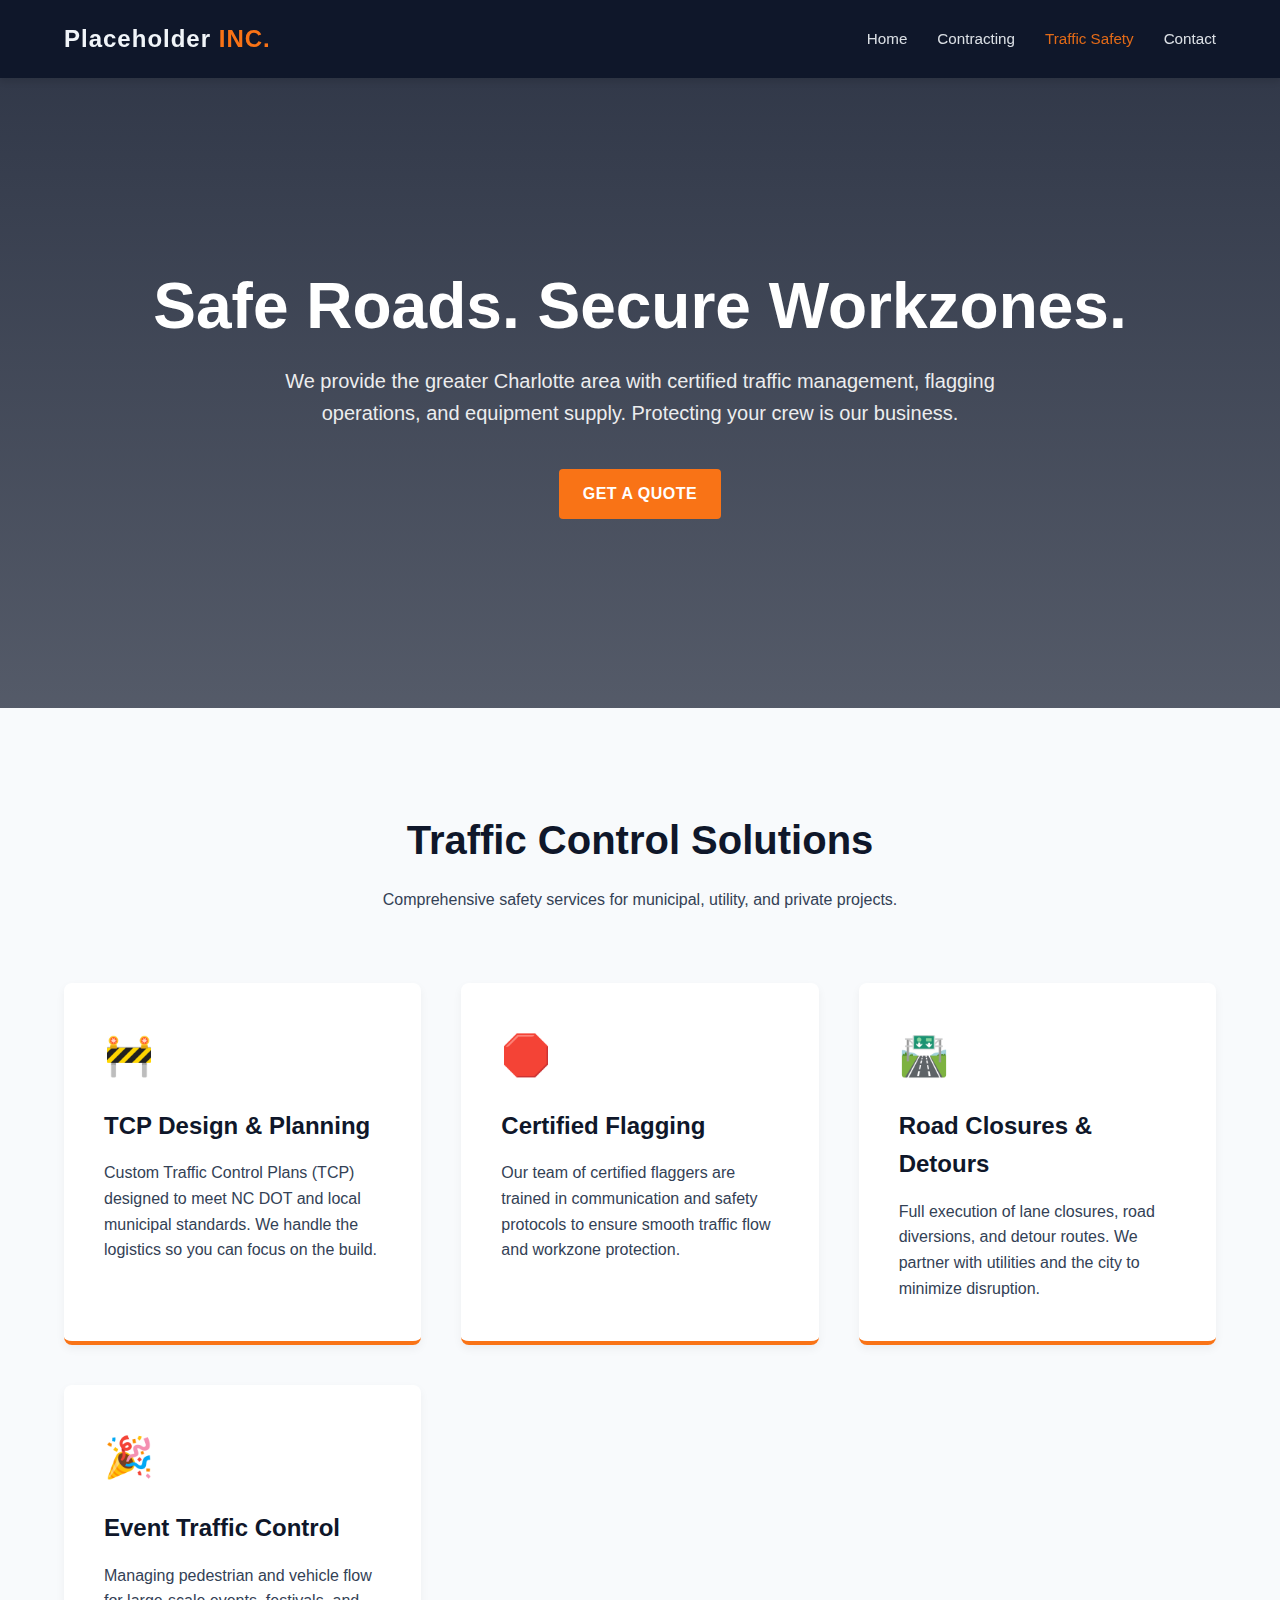
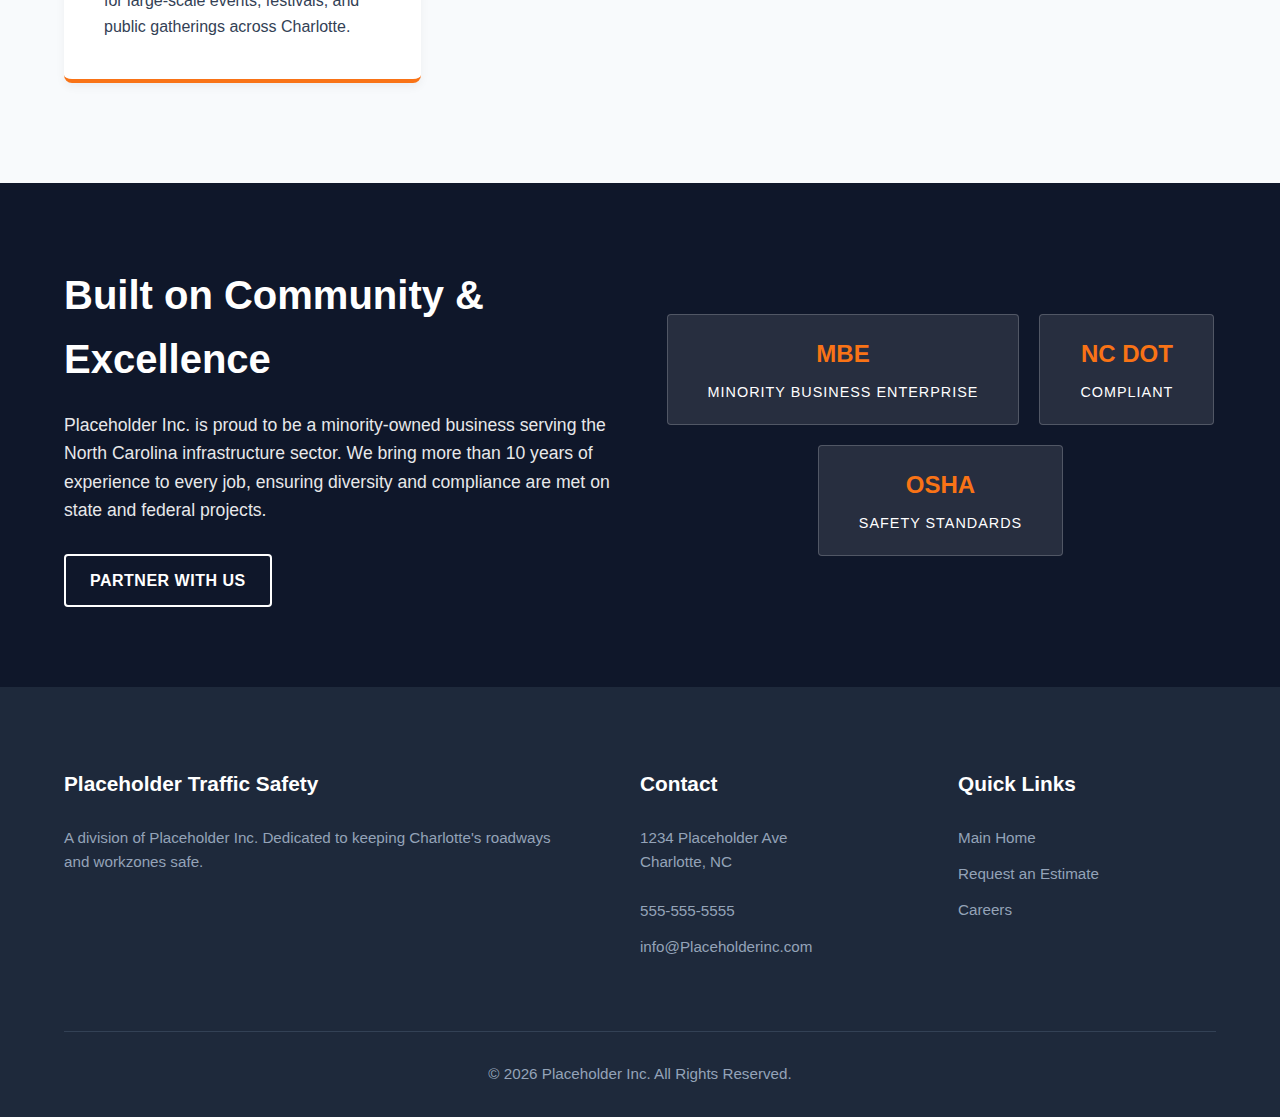
<file: traffic-safety.html>
﻿<!DOCTYPE html>
<html lang="en">
<head>
    <meta charset="UTF-8">
    <meta name="viewport" content="width=device-width, initial-scale=1.0">
    <title>Placeholder Traffic Safety | Certified Traffic Control</title>
    <link rel="stylesheet" href="/assets/css/Traffic-safety.css" />
</head>
<body>

    <header>
        <div class="container">
            <nav>
                <div class="logo">Placeholder <span>INC.</span></div>
                <div class="nav-links">
                    <a href="index.html">Home</a>
                    <a href="contracting.html">Contracting</a>
                    <a href="traffic-safety.html" style="color:var(--safety-orange);">Traffic Safety</a>
                    <a href="#contact">Contact</a>
                </div>
            </nav>
        </div>
    </header>

    <section class="hero-traffic">
        <div class="container hero-content">
            <h1>Safe Roads. Secure Workzones.</h1>
            <p>We provide the greater Charlotte area with certified traffic management, flagging operations, and equipment supply. Protecting your crew is our business.</p>
            <div class="cta-group">
                <a href="#contact" class="btn">Get a Quote</a>
            </div>
        </div>
    </section>

    <section class="section-padding">
        <div class="container">
            <div class="section-header">
                <h2>Traffic Control Solutions</h2>
                <p>Comprehensive safety services for municipal, utility, and private projects.</p>
            </div>

            <div class="services-grid">
                <div class="service-card">
                    <div class="service-icon">🚧</div>
                    <h3>TCP Design & Planning</h3>
                    <p>Custom Traffic Control Plans (TCP) designed to meet NC DOT and local municipal standards. We handle the logistics so you can focus on the build.</p>
                </div>

                <div class="service-card">
                    <div class="service-icon">🛑</div>
                    <h3>Certified Flagging</h3>
                    <p>Our team of certified flaggers are trained in communication and safety protocols to ensure smooth traffic flow and workzone protection.</p>
                </div>

                <div class="service-card">
                    <div class="service-icon">🛣️</div>
                    <h3>Road Closures & Detours</h3>
                    <p>Full execution of lane closures, road diversions, and detour routes. We partner with utilities and the city to minimize disruption.</p>
                </div>

                <div class="service-card">
                    <div class="service-icon">🎉</div>
                    <h3>Event Traffic Control</h3>
                    <p>Managing pedestrian and vehicle flow for large-scale events, festivals, and public gatherings across Charlotte.</p>
                </div>
            </div>
        </div>
    </section>

    <section class="cert-section">
        <div class="container">
            <div class="cert-flex">
                <div class="cert-content">
                    <h2>Built on Community & Excellence</h2>
                    <p>Placeholder Inc. is proud to be a minority-owned business serving the North Carolina infrastructure sector. We bring more than 10 years of experience to every job, ensuring diversity and compliance are met on state and federal projects.</p>
                    <a href="#contact" class="btn btn-outline">Partner With Us</a>
                </div>
                <div class="cert-badges">
                    <div class="badge-box">
                        <h4>MBE</h4>
                        <span>Minority Business Enterprise</span>
                    </div>
                    <div class="badge-box">
                        <h4>NC DOT</h4>
                        <span>Compliant</span>
                    </div>
                    <div class="badge-box">
                        <h4>OSHA</h4>
                        <span>Safety Standards</span>
                    </div>
                </div>
            </div>
        </div>
    </section>

    <footer id="contact">
        <div class="container">
            <div class="footer-grid">
                <div class="footer-col">
                    <h5>Placeholder Traffic Safety</h5>
                    <p>A division of Placeholder Inc. Dedicated to keeping Charlotte's roadways and workzones safe.</p>
                </div>
                <div class="footer-col">
                    <h5>Contact</h5>
                    <p>1234 Placeholder Ave<br>Charlotte, NC</p>
                    <br>
                    <p><a href="tel:5555555555">555-555-5555</a></p>
                    <p><a href="mailto:info@Placeholderinc.com">info@Placeholderinc.com</a></p>
                </div>
                <div class="footer-col">
                    <h5>Quick Links</h5>
                    <a href="index.html">Main Home</a>
                    <a href="#">Request an Estimate</a>
                    <a href="#">Careers</a>
                </div>
            </div>
            <div class="copyright">
                <p>&copy; <span id="year"></span> Placeholder Inc. All Rights Reserved. </p>
            </div>
        </div>
    </footer>

    <script>document.getElementById('year').textContent = new Date().getFullYear();</script>
</body>
</html>
</file>
<file: assets/css/Mobile-Menu.css>
/* --- MOBILE MENU STYLES --- */

/* The Hamburger Icon (Hidden on Desktop) */
.hamburger {
    display: none;
    cursor: pointer;
}

.hamburger div {
    width: 25px;
    height: 3px;
    background-color: white;
    margin: 5px;
    transition: all 0.3s ease;
}

/* Mobile View adjustments */
@media (max-width: 768px) {
    body {
        overflow-x: hidden; /* Prevent horizontal scroll */
    }

    .hamburger {
        display: block; /* Show button on mobile */
        z-index: 1001;
    }

    .nav-links {
        position: fixed;
        right: 0px;
        height: 92vh; /* Full height minus header */
        top: 8vh;
        background-color: var(--secondary-blue);
        display: flex;
        flex-direction: column;
        align-items: center;
        width: 50%;
        transform: translateX(100%); /* Hide off-screen by default */
        transition: transform 0.5s ease-in;
        z-index: 1000;
        padding-top: 60px;
    }

    .nav-links a {
        color: white;
        font-size: 1.2rem;
        margin: 20px 0;
    }

    /* Class added by JS to show menu */
    .nav-links.active {
        transform: translateX(0%);
    }

    /* Animation to turn Hamburger into X */
    .hamburger.toggle .line1 {
        transform: rotate(-45deg) translate(-5px, 6px);
    }
    .hamburger.toggle .line2 {
        opacity: 0;
    }
    .hamburger.toggle .line3 {
        transform: rotate(45deg) translate(-5px, -6px);
    }
}
</file>
<file: assets/css/Contracting.css>
/* --- CONTRACTING SPECIFIC STYLES (Add to bottom of style.css) --- */

/* Hero Image for Contracting (Blueprints/Construction focus) */
.hero-contracting {
    background: linear-gradient(rgba(15, 23, 42, 0.85), rgba(15, 23, 42, 0.7)), 
                url('https://images.unsplash.com/photo-1503387762-592deb58ef4e?q=80&w=2072&auto=format&fit=crop');
    background-size: cover;
    background-position: center;
    height: 70vh;
    min-height: 500px;
    display: flex;
    align-items: center;
    justify-content: center;
    text-align: center;
    color: white;
}

/* Process/Methodology Section */
.process-section {
    background-color: white;
    padding: 80px 0;
}

.process-grid {
    display: grid;
    grid-template-columns: repeat(auto-fit, minmax(250px, 1fr));
    gap: 30px;
    counter-reset: process-counter; /* Creates the 1, 2, 3, 4 numbers */
}

.process-step {
    position: relative;
    padding: 30px;
    background: var(--light-gray);
    border-radius: 8px;
    border-left: 5px solid var(--safety-orange);
}

.process-step::before {
    counter-increment: process-counter;
    content: "0" counter(process-counter);
    position: absolute;
    top: -20px;
    right: 20px;
    font-size: 3rem;
    font-weight: 900;
    color: rgba(15, 23, 42, 0.1); /* Faded Navy */
}

.process-step h3 {
    color: var(--primary-navy);
    margin-bottom: 15px;
    font-size: 1.4rem;
}

/* Portfolio Preview Grid */
.portfolio-grid {
    display: grid;
    grid-template-columns: repeat(auto-fit, minmax(300px, 1fr));
    gap: 20px;
    margin-top: 40px;
}

.project-item {
    height: 300px;
    background-size: cover;
    background-position: center;
    border-radius: 8px;
    position: relative;
    overflow: hidden;
    cursor: pointer;
}

.project-overlay {
    position: absolute;
    bottom: 0;
    left: 0;
    width: 100%;
    background: linear-gradient(transparent, rgba(0,0,0,0.9));
    padding: 20px;
    color: white;
    transform: translateY(100px); /* Hidden by default */
    transition: transform 0.3s ease;
}

.project-item:hover .project-overlay {
    transform: translateY(0);
}

/* Specific Project Images (Placeholders) */
.proj-1 { background-image: url('https://images.unsplash.com/photo-1581094794329-c8112a89af12?q=80&w=2000&auto=format&fit=crop'); }
.proj-2 { background-image: url('https://images.unsplash.com/photo-1621905251189-08b45d6a269e?q=80&w=2069&auto=format&fit=crop'); }
.proj-3 { background-image: url('https://images.unsplash.com/photo-1541888946425-d81bb19240f5?q=80&w=2070&auto=format&fit=crop'); }
</file>
<file: assets/css/main.css>
﻿/* --- VARIABLES & RESET --- */
:root {
    --primary-navy: #0f172a;
    --secondary-blue: #1e293b;
    --safety-orange: #f97316;
    --safety-orange-hover: #ea580c;
    --light-gray: #f8fafc;
    --text-dark: #334155;
    --text-light: #f1f5f9;
    --font-main: 'Segoe UI', Tahoma, Geneva, Verdana, sans-serif;
}

* {
    box-sizing: border-box;
    margin: 0;
    padding: 0;
}

body {
    font-family: var(--font-main);
    color: var(--text-dark);
    line-height: 1.6;
    background-color: var(--light-gray);
}

a {
    text-decoration: none;
    color: inherit;
}

ul {
    list-style: none;
}

/* --- UTILITIES & LAYOUT --- */
.container {
    /* Changed to percentage width for wider feel on large monitors */
    width: 90%;
    max-width: 1600px; /* Increased max-width cap */
    margin: 0 auto;
}

.btn {
    display: inline-block;
    padding: 12px 24px;
    background-color: var(--safety-orange);
    color: white;
    font-weight: 600;
    border-radius: 4px;
    transition: background 0.3s ease;
    text-transform: uppercase;
    letter-spacing: 0.5px;
    border: none;
    cursor: pointer;
}

    .btn:hover {
        background-color: var(--safety-orange-hover);
    }

.btn-outline {
    background: transparent;
    border: 2px solid white;
}

    .btn-outline:hover {
        background: white;
        color: var(--primary-navy);
    }

/* --- HEADER --- */
header {
    background-color: var(--primary-navy);
    color: var(--text-light);
    padding: 20px 0;
    position: sticky;
    top: 0;
    z-index: 1000;
    box-shadow: 0 4px 6px rgba(0,0,0,0.1);
}

nav {
    display: flex;
    justify-content: space-between;
    align-items: center;
}

.logo {
    font-size: 1.5rem;
    font-weight: 800;
    letter-spacing: 1px;
}

    .logo span {
        color: var(--safety-orange);
    }

.nav-links {
    display: flex;
    gap: 30px;
}

    .nav-links a {
        font-size: 0.95rem;
        font-weight: 500;
        opacity: 0.9;
        transition: opacity 0.3s;
    }

        .nav-links a:hover {
            opacity: 1;
            color: var(--safety-orange);
        }

/* --- HERO SECTION --- */
.hero {
    background: linear-gradient(rgba(15, 23, 42, 0.85), rgba(15, 23, 42, 0.7)), url('https://images.unsplash.com/photo-1504307651254-35680f356dfd?q=80&w=2070&auto=format&fit=crop'); /* Updated main image */
    background-size: cover;
    background-position: center;
    height: 85vh;
    min-height: 600px;
    display: flex;
    align-items: center;
    text-align: center;
    color: white;
}

.hero-content h1 {
    font-size: clamp(2.5rem, 5vw, 4rem); /* Responsive font sizing */
    margin-bottom: 20px;
    line-height: 1.2;
}

.hero-content p {
    font-size: 1.25rem;
    max-width: 800px;
    margin: 0 auto 40px;
    opacity: 0.9;
}

.cta-group {
    display: flex;
    justify-content: center;
    gap: 20px;
}

/* --- DIVISIONS SECTION (The Pivot) --- */
.divisions {
    padding: 100px 0;
    background: white;
}

.section-header {
    text-align: center;
    margin-bottom: 70px;
}

    .section-header h2 {
        font-size: 2.5rem;
        color: var(--primary-navy);
        margin-bottom: 15px;
    }

    .section-header p {
        font-size: 1.1rem;
        color: #64748b;
        max-width: 700px;
        margin: 0 auto;
    }

.grid-2 {
    display: grid;
    grid-template-columns: repeat(2, 1fr);
    gap: 50px; /* Increased gap for wider layout */
}

.card {
    background: var(--light-gray);
    border-radius: 8px;
    overflow: hidden;
    box-shadow: 0 4px 6px rgba(0,0,0,0.05);
    transition: transform 0.3s ease, box-shadow 0.3s ease;
    display: flex;
    flex-direction: column;
}

    .card:hover {
        transform: translateY(-5px);
        box-shadow: 0 12px 20px rgba(0,0,0,0.1);
    }

.card-img {
    height: 300px; /* Taller images */
    background-color: #cbd5e1;
    background-size: cover;
    background-position: center top;
}

/* Updated Card Images reflecting revised vision */
.img-contracting {
    background-image: url('https://images.unsplash.com/photo-1590649880765-91b1956b8276?q=80&w=2070&auto=format&fit=crop');
}

.img-traffic {
    background-image: url('https://images.unsplash.com/photo-1621905252507-b35492cc7471?q=80&w=2069&auto=format&fit=crop');
}

.card-content {
    padding: 40px;
    flex-grow: 1;
    display: flex;
    flex-direction: column;
}

    .card-content h3 {
        font-size: 2rem;
        margin-bottom: 15px;
        color: var(--primary-navy);
    }

    .card-content p {
        margin-bottom: 25px;
        color: var(--text-dark);
        font-size: 1.1rem;
    }

    .card-content ul {
        margin-bottom: 35px;
        flex-grow: 1;
    }

    .card-content li {
        margin-bottom: 10px;
        padding-left: 25px;
        position: relative;
        font-weight: 500;
    }

        .card-content li::before {
            content: "✓";
            color: var(--safety-orange);
            position: absolute;
            left: 0;
            font-weight: bold;
        }

/* --- TRUST BAR --- */
.trust-bar {
    background-color: var(--secondary-blue);
    color: white;
    padding: 60px 0;
    text-align: center;
}

.trust-grid {
    display: flex;
    justify-content: center;
    flex-wrap: wrap;
    gap: 60px;
}

.trust-item h4 {
    font-size: 3rem;
    color: var(--safety-orange);
    margin-bottom: 5px;
    font-weight: 800;
}

.trust-item p {
    font-size: 1.1rem;
    letter-spacing: 1px;
    text-transform: uppercase;
}

/* --- FOOTER --- */
footer {
    background-color: var(--primary-navy);
    color: #94a3b8;
    padding: 80px 0 30px;
    font-size: 0.95rem;
}

.footer-grid {
    display: grid;
    grid-template-columns: 2fr 1fr 1fr; /* Wider first column */
    gap: 60px;
    margin-bottom: 60px;
}

.footer-col h5 {
    color: white;
    font-size: 1.3rem;
    margin-bottom: 25px;
}

.footer-col a {
    display: block;
    margin-bottom: 12px;
    transition: color 0.2s;
}

    .footer-col a:hover {
        color: var(--safety-orange);
    }

.copyright {
    border-top: 1px solid #334155;
    padding-top: 30px;
    text-align: center;
}

/* --- MEDIA QUERIES --- */
@media (max-width: 1024px) {
    .grid-2 {
        gap: 30px;
    }

    .card-content {
        padding: 30px;
    }
}

@media (max-width: 768px) {
    .container {
        width: 94%;
    }
    /* Use more space on small screens */
    .grid-2 {
        grid-template-columns: 1fr;
    }

    .nav-links {
        display: none;
    }

    .cta-group {
        flex-direction: column;
    }

    .btn {
        width: 100%;
        text-align: center;
    }

    .footer-grid {
        grid-template-columns: 1fr;
        gap: 40px;
    }

    .trust-grid {
        gap: 30px;
    }
}
</file>
<file: assets/css/Traffic-safety.css>
﻿/* --- GDC TRAFFIC SAFETY STYLES (style.css) --- */

/* --- VARIABLES & RESET --- */
:root {
    --primary-navy: #0f172a;
    --secondary-blue: #1e293b;
    --safety-orange: #f97316;
    --safety-orange-hover: #ea580c;
    --light-gray: #f8fafc;
    --text-dark: #334155;
    --text-light: #f1f5f9;
    --font-main: 'Segoe UI', Tahoma, Geneva, Verdana, sans-serif;
}

* {
    box-sizing: border-box;
    margin: 0;
    padding: 0;
}

body {
    font-family: var(--font-main);
    color: var(--text-dark);
    line-height: 1.6;
    background-color: var(--light-gray);
}

a {
    text-decoration: none;
    color: inherit;
}

ul {
    list-style: none;
}

/* --- UTILITIES & LAYOUT --- */
.container {
    width: 90%;
    max-width: 1600px;
    margin: 0 auto;
}

.text-center {
    text-align: center;
}

.section-padding {
    padding: 100px 0;
}

.btn {
    display: inline-block;
    padding: 12px 24px;
    background-color: var(--safety-orange);
    color: white;
    font-weight: 600;
    border-radius: 4px;
    transition: background 0.3s ease;
    text-transform: uppercase;
    letter-spacing: 0.5px;
    border: none;
    cursor: pointer;
}

    .btn:hover {
        background-color: var(--safety-orange-hover);
    }

.btn-outline {
    background: transparent;
    border: 2px solid white;
}

    .btn-outline:hover {
        background: white;
        color: var(--primary-navy);
    }

/* --- HEADER --- */
header {
    background-color: var(--primary-navy);
    color: var(--text-light);
    padding: 20px 0;
    position: sticky;
    top: 0;
    z-index: 1000;
    box-shadow: 0 4px 6px rgba(0,0,0,0.1);
}

nav {
    display: flex;
    justify-content: space-between;
    align-items: center;
}

.logo {
    font-size: 1.5rem;
    font-weight: 800;
    letter-spacing: 1px;
}

    .logo span {
        color: var(--safety-orange);
    }

.nav-links {
    display: flex;
    gap: 30px;
}

    .nav-links a {
        font-size: 0.95rem;
        font-weight: 500;
        opacity: 0.9;
        transition: opacity 0.3s;
    }

        .nav-links a:hover {
            opacity: 1;
            color: var(--safety-orange);
        }

/* --- HERO SECTION (TRAFFIC SPECIFIC) --- */
.hero-traffic {
    /* Image featuring Black construction/safety worker */
    background: linear-gradient(rgba(15, 23, 42, 0.85), rgba(15, 23, 42, 0.7)), url('https://images.unsplash.com/photo-1594896209594-5558d7c430e7?q=80&w=2070&auto=format&fit=crop');
    background-size: cover;
    background-position: center;
    height: 70vh;
    min-height: 500px;
    display: flex;
    align-items: center;
    justify-content: center;
    text-align: center;
    color: white;
}

.hero-content h1 {
    font-size: clamp(2.5rem, 5vw, 4rem);
    margin-bottom: 20px;
    line-height: 1.2;
}

.hero-content p {
    font-size: 1.25rem;
    max-width: 800px;
    margin: 0 auto 40px;
    opacity: 0.9;
}

/* --- SERVICES GRID --- */
.section-header {
    text-align: center;
    margin-bottom: 70px;
}

    .section-header h2 {
        font-size: 2.5rem;
        color: var(--primary-navy);
        margin-bottom: 15px;
    }

.services-grid {
    display: grid;
    grid-template-columns: repeat(auto-fit, minmax(300px, 1fr));
    gap: 40px;
}

.service-card {
    background: white;
    padding: 40px;
    border-radius: 8px;
    box-shadow: 0 4px 10px rgba(0,0,0,0.05);
    border-bottom: 4px solid var(--safety-orange);
    transition: transform 0.3s ease;
}

    .service-card:hover {
        transform: translateY(-5px);
    }

.service-icon {
    font-size: 2.5rem;
    margin-bottom: 20px;
    color: var(--primary-navy);
}

.service-card h3 {
    margin-bottom: 15px;
    color: var(--primary-navy);
    font-size: 1.5rem;
}

/* --- CERTIFICATIONS & MBE SECTION --- */
.cert-section {
    background-color: var(--primary-navy);
    color: white;
    padding: 80px 0;
}

.cert-flex {
    display: flex;
    align-items: center;
    justify-content: space-between;
    gap: 50px;
}

.cert-content {
    flex: 1;
}

    .cert-content h2 {
        font-size: 2.5rem;
        margin-bottom: 20px;
    }

    .cert-content p {
        font-size: 1.1rem;
        margin-bottom: 30px;
        opacity: 0.9;
    }

.cert-badges {
    flex: 1;
    display: flex;
    gap: 20px;
    justify-content: center;
    flex-wrap: wrap;
}

.badge-box {
    background: rgba(255,255,255,0.1);
    border: 1px solid rgba(255,255,255,0.2);
    padding: 20px 40px;
    border-radius: 4px;
    text-align: center;
}

    .badge-box h4 {
        color: var(--safety-orange);
        font-size: 1.5rem;
        margin-bottom: 5px;
    }

    .badge-box span {
        font-size: 0.9rem;
        text-transform: uppercase;
        letter-spacing: 1px;
    }

/* --- FOOTER --- */
footer {
    background-color: var(--secondary-blue);
    color: #94a3b8;
    padding: 80px 0 30px;
    font-size: 0.95rem;
}

.footer-grid {
    display: grid;
    grid-template-columns: 2fr 1fr 1fr;
    gap: 60px;
    margin-bottom: 60px;
}

.footer-col h5 {
    color: white;
    font-size: 1.3rem;
    margin-bottom: 25px;
}

.footer-col a {
    display: block;
    margin-bottom: 12px;
    transition: color 0.2s;
}

    .footer-col a:hover {
        color: var(--safety-orange);
    }

.copyright {
    border-top: 1px solid #334155;
    padding-top: 30px;
    text-align: center;
}

/* --- MEDIA QUERIES --- */
@media (max-width: 900px) {
    .cert-flex {
        flex-direction: column;
        text-align: center;
    }
}

@media (max-width: 768px) {
    .container {
        width: 94%;
    }

    .nav-links {
        display: none;
    }

    .footer-grid {
        grid-template-columns: 1fr;
        gap: 40px;
    }

    .hero-content h1 {
        font-size: 2.5rem;
    }
}
</file>
